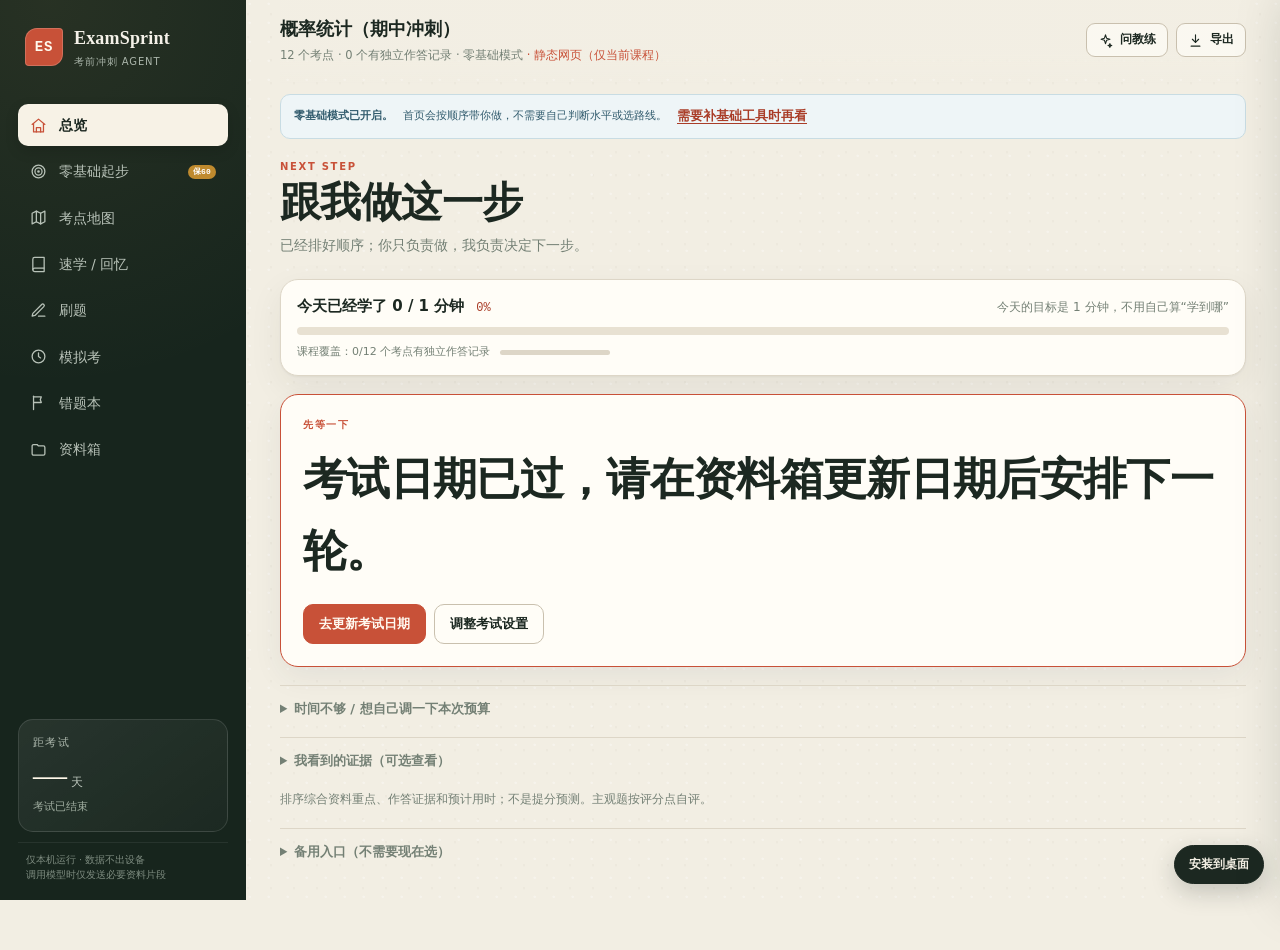
<file: index.html>
<!doctype html>
<html lang="zh-CN">
<head>
  <meta charset="utf-8">
  <meta name="viewport" content="width=device-width, initial-scale=1, viewport-fit=cover">
  <meta name="robots" content="noindex,nofollow">
  <meta name="color-scheme" content="light">
  <title>ExamSprint · 考前冲刺 Agent</title>
  <link rel="stylesheet" href="vendor/katex/katex.min.css">
  <link rel="stylesheet" href="styles.css">
  <meta name="theme-color" content="#1f2a24">
  <meta name="apple-mobile-web-app-capable" content="yes">
  <meta name="apple-mobile-web-app-status-bar-style" content="default">
  <meta name="apple-mobile-web-app-title" content="ExamSprint">
  <link rel="manifest" href="manifest.webmanifest">
  <link rel="apple-touch-icon" href="icon-180.png">
</head>
<body>
  <div class="app-shell" id="appShell">
    <aside class="sidebar">
      <div class="brand" data-nav="dashboard" role="button" tabindex="0">
        <div class="brand-mark">ES</div>
        <div>
          <div class="brand-name">ExamSprint</div>
          <div class="brand-sub">考前冲刺 Agent</div>
        </div>
      </div>

      <nav class="nav" id="mainNav">
        <button type="button" class="nav-item active" data-nav="dashboard">
          <span class="nav-icon" data-icon="home"></span><span>总览</span>
        </button>
        <button type="button" class="nav-item" data-nav="zero">
          <span class="nav-icon" data-icon="target"></span><span>零基础起步</span><span class="nav-badge">保60</span>
        </button>
        <button type="button" class="nav-item" data-nav="map">
          <span class="nav-icon" data-icon="map"></span><span>考点地图</span>
        </button>
        <button type="button" class="nav-item" data-nav="study">
          <span class="nav-icon" data-icon="book"></span><span>速学 / 回忆</span>
        </button>
        <button type="button" class="nav-item" data-nav="practice">
          <span class="nav-icon" data-icon="pencil"></span><span>刷题</span>
        </button>
        <button type="button" class="nav-item" data-nav="mock">
          <span class="nav-icon" data-icon="clock"></span><span>模拟考</span>
        </button>
        <button type="button" class="nav-item" data-nav="errors">
          <span class="nav-icon" data-icon="flag"></span><span>错题本</span>
        </button>
        <button type="button" class="nav-item" data-nav="docs">
          <span class="nav-icon" data-icon="folder"></span><span>资料箱</span>
        </button>
      </nav>

      <div class="sidebar-foot">
        <div class="countdown-card" id="countdownCard">
          <div class="countdown-label">距考试</div>
          <div class="countdown-value"><span id="countdownDays">—</span><small>天</small></div>
          <div class="countdown-note" id="countdownNote">先上传资料</div>
        </div>
        <button type="button" class="side-action" data-action="open-settings">
          <span data-icon="settings"></span><span>模型与设置</span>
        </button>
        <div class="privacy-note">仅本机运行 · 数据不出设备<br>调用模型时仅发送必要资料片段</div>
      </div>
    </aside>

    <main class="main">
      <header class="topbar">
        <div class="topbar-left">
          <button type="button" class="mobile-menu" data-action="toggle-nav" aria-label="菜单"><span data-icon="menu"></span></button>
          <div>
            <div class="course-line" id="courseLine" data-action="open-courses" role="button" tabindex="0" title="切换或新建课程">我的课程</div>
            <div class="topbar-sub" id="topbarSub">把课件变成考前作战图</div>
          </div>
        </div>
        <div class="topbar-actions">
          <button type="button" class="btn btn-ghost btn-sm" data-action="open-ask"><span data-icon="spark"></span><span class="hide-sm">问教练</span></button>
          <button type="button" class="btn btn-ghost btn-sm" data-action="open-export"><span data-icon="download"></span><span class="hide-sm">导出</span></button>
          <button type="button" class="btn btn-dark btn-sm" data-action="open-settings"><span data-icon="settings"></span><span class="hide-sm">设置</span></button>
        </div>
      </header>
      <div id="globalBanner"></div>
      <section id="viewRoot" class="view-root" aria-live="polite"></section>
    </main>
  </div>

  <div class="mobile-scrim" id="mobileScrim" data-action="close-nav"></div>
  <div class="modal-root" id="modalRoot"></div>
  <aside class="ask-drawer" id="askDrawer" aria-hidden="true">
    <div class="ask-head">
      <div>
        <div class="eyebrow">GROUNDED TUTOR</div>
        <h2>问教练</h2>
      </div>
      <button class="icon-btn" data-action="close-ask" aria-label="关闭"><span data-icon="x"></span></button>
    </div>
    <div class="ask-context">只依据你的课件、作业和真题回答，并标出原文位置。</div>
    <div class="ask-messages" id="askMessages"></div>
    <form class="ask-form" id="askForm">
      <textarea id="askInput" rows="2" placeholder="例如：这个公式在什么条件下不能用？"></textarea>
      <button class="btn btn-accent" type="submit" id="askSend">发送</button>
    </form>
  </aside>
  <div class="drawer-scrim" id="drawerScrim" data-action="close-ask"></div>
  <div class="toast-stack" id="toastStack"></div>
  <script src="vendor/katex/katex.min.js"></script>
  <script src="data.js"></script>
  <script src="static_bridge.js"></script>
  <script src="app.js"></script>
  <script>if ("serviceWorker" in navigator) navigator.serviceWorker.register("./service-worker.js").catch(() => {});</script>
</body>
</html>
</file>
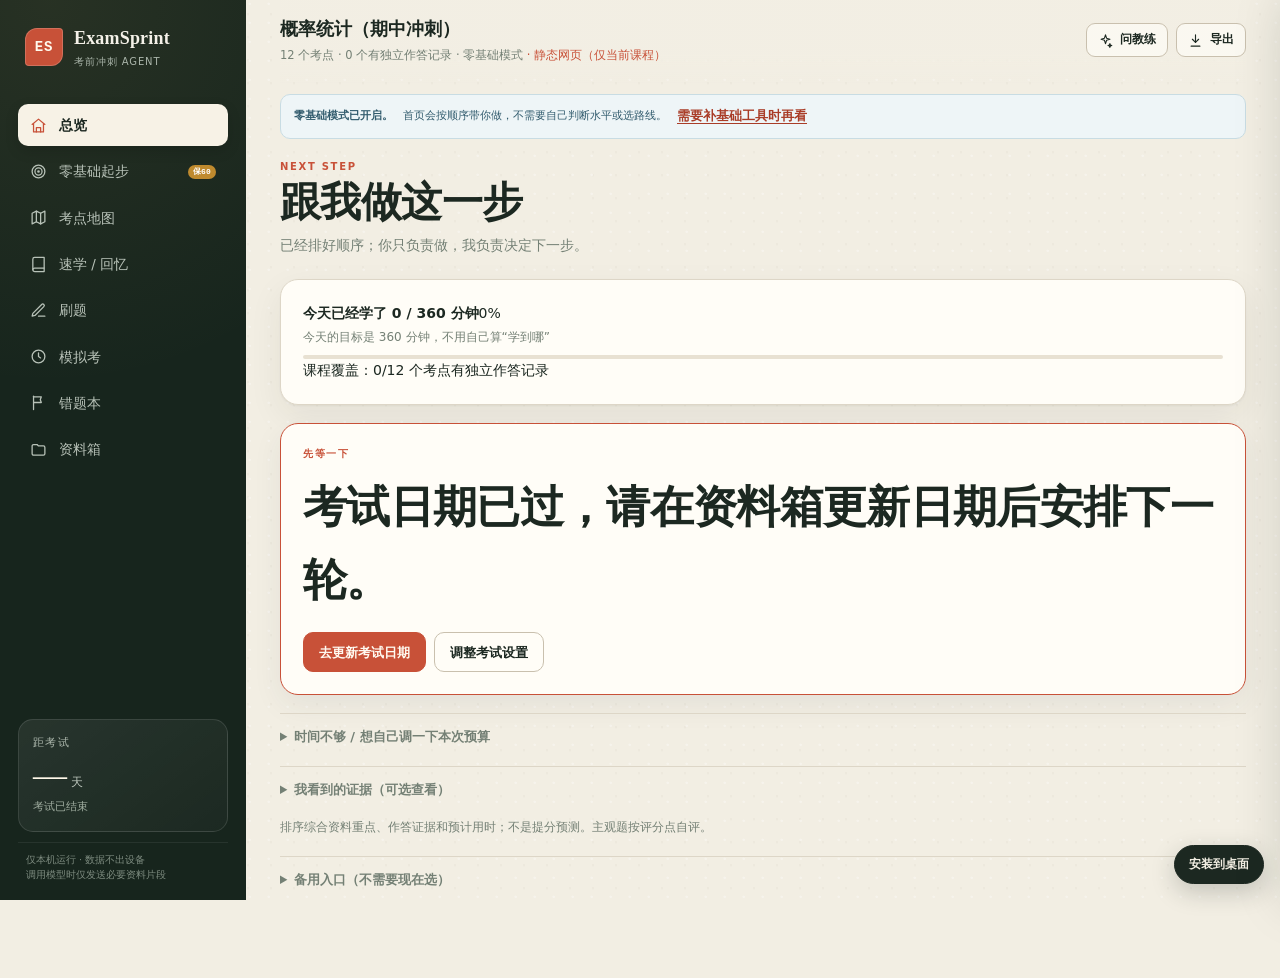
<file: mobile/android/app/src/main/assets/index.html>
<!doctype html>
<html lang="zh-CN">
<head>
  <meta charset="utf-8">
  <meta name="viewport" content="width=device-width, initial-scale=1, viewport-fit=cover">
  <meta name="robots" content="noindex,nofollow">
  <meta name="color-scheme" content="light">
  <title>ExamSprint · 考前冲刺 Agent</title>
  <link rel="stylesheet" href="styles.css">
  <meta name="theme-color" content="#1f2a24">
  <meta name="apple-mobile-web-app-capable" content="yes">
  <meta name="apple-mobile-web-app-status-bar-style" content="default">
  <meta name="apple-mobile-web-app-title" content="ExamSprint">
  <link rel="manifest" href="manifest.webmanifest">
  <link rel="apple-touch-icon" href="icon-180.png">
</head>
<body>
  <div class="app-shell" id="appShell">
    <aside class="sidebar">
      <div class="brand" data-nav="dashboard" role="button" tabindex="0">
        <div class="brand-mark">ES</div>
        <div>
          <div class="brand-name">ExamSprint</div>
          <div class="brand-sub">考前冲刺 Agent</div>
        </div>
      </div>

      <nav class="nav" id="mainNav">
        <button class="nav-item active" data-nav="dashboard">
          <span class="nav-icon" data-icon="home"></span><span>总览</span>
        </button>
        <button class="nav-item" data-nav="zero">
          <span class="nav-icon" data-icon="target"></span><span>零基础起步</span><span class="nav-badge">保60</span>
        </button>
        <button class="nav-item" data-nav="map">
          <span class="nav-icon" data-icon="map"></span><span>考点地图</span>
        </button>
        <button class="nav-item" data-nav="study">
          <span class="nav-icon" data-icon="book"></span><span>速学 / 回忆</span>
        </button>
        <button class="nav-item" data-nav="practice">
          <span class="nav-icon" data-icon="pencil"></span><span>刷题</span>
        </button>
        <button class="nav-item" data-nav="mock">
          <span class="nav-icon" data-icon="clock"></span><span>模拟考</span>
        </button>
        <button class="nav-item" data-nav="errors">
          <span class="nav-icon" data-icon="flag"></span><span>错题本</span>
        </button>
        <button class="nav-item" data-nav="docs">
          <span class="nav-icon" data-icon="folder"></span><span>资料箱</span>
        </button>
      </nav>

      <div class="sidebar-foot">
        <div class="countdown-card" id="countdownCard">
          <div class="countdown-label">距考试</div>
          <div class="countdown-value"><span id="countdownDays">—</span><small>天</small></div>
          <div class="countdown-note" id="countdownNote">先上传资料</div>
        </div>
        <button class="side-action" data-action="open-settings">
          <span data-icon="settings"></span><span>模型与设置</span>
        </button>
        <div class="privacy-note">仅本机运行 · 数据不出设备<br>调用模型时仅发送必要资料片段</div>
      </div>
    </aside>

    <main class="main">
      <header class="topbar">
        <div class="topbar-left">
          <button class="mobile-menu" data-action="toggle-nav" aria-label="菜单"><span data-icon="menu"></span></button>
          <div>
            <div class="course-line" id="courseLine" data-action="open-courses" role="button" tabindex="0" title="切换或新建课程">我的课程</div>
            <div class="topbar-sub" id="topbarSub">把课件变成考前作战图</div>
          </div>
        </div>
        <div class="topbar-actions">
          <button class="btn btn-ghost btn-sm" data-action="open-ask"><span data-icon="spark"></span><span class="hide-sm">问教练</span></button>
          <button class="btn btn-ghost btn-sm" data-action="open-export"><span data-icon="download"></span><span class="hide-sm">导出</span></button>
          <button class="btn btn-dark btn-sm" data-action="open-settings"><span data-icon="settings"></span><span class="hide-sm">设置</span></button>
        </div>
      </header>
      <div id="globalBanner"></div>
      <section id="viewRoot" class="view-root" aria-live="polite"></section>
    </main>
  </div>

  <div class="mobile-scrim" id="mobileScrim" data-action="close-nav"></div>
  <div class="modal-root" id="modalRoot"></div>
  <aside class="ask-drawer" id="askDrawer" aria-hidden="true">
    <div class="ask-head">
      <div>
        <div class="eyebrow">GROUNDED TUTOR</div>
        <h2>问教练</h2>
      </div>
      <button class="icon-btn" data-action="close-ask" aria-label="关闭"><span data-icon="x"></span></button>
    </div>
    <div class="ask-context">只依据你的课件、作业和真题回答，并标出原文位置。</div>
    <div class="ask-messages" id="askMessages"></div>
    <form class="ask-form" id="askForm">
      <textarea id="askInput" rows="2" placeholder="例如：这个公式在什么条件下不能用？"></textarea>
      <button class="btn btn-accent" type="submit" id="askSend">发送</button>
    </form>
  </aside>
  <div class="drawer-scrim" id="drawerScrim" data-action="close-ask"></div>
  <div class="toast-stack" id="toastStack"></div>
  <script src="data.js"></script>
  <script src="static_bridge.js"></script>
  <script src="app.js"></script>
</body>
</html>
</file>
<file: styles.css>
:root {
  --paper: #f2eee3;
  --paper-2: #e9e3d5;
  --card: #fffdf7;
  --card-2: #faf6eb;
  --ink: #1c2821;
  --ink-2: #3c4a40;
  --muted: #748075;
  --line: #ddd6c7;
  --line-strong: #c9c0ae;
  --accent: #c85138;
  --accent-dark: #a93c27;
  --accent-soft: #f7ded4;
  --green: #315c45;
  --green-soft: #dfeadf;
  --gold: #bf8a2e;
  --gold-soft: #f3e6c8;
  --blue: #315d78;
  --blue-soft: #dbe8ef;
  --danger: #a33a32;
  --sidebar: #17251d;
  --sidebar-2: #203128;
  --shadow: 0 1px 2px rgba(37, 40, 27, .05), 0 12px 34px rgba(37, 40, 27, .07);
  --shadow-strong: 0 18px 50px rgba(25, 31, 22, .16);
  --radius: 18px;
  --radius-sm: 11px;
  --sans: "Microsoft YaHei UI", "Microsoft YaHei", "PingFang SC", "Noto Sans SC", system-ui, sans-serif;
  --serif: "Songti SC", "STSong", "SimSun", Georgia, serif;
  --mono: "Cascadia Code", "JetBrains Mono", Consolas, monospace;
}

* { box-sizing: border-box; }
html { scroll-behavior: smooth; }
body {
  margin: 0;
  color: var(--ink);
  background: var(--paper);
  font-family: var(--sans);
  font-size: 14px;
  line-height: 1.65;
  -webkit-font-smoothing: antialiased;
}
body::before {
  content: "";
  position: fixed;
  inset: 0;
  pointer-events: none;
  z-index: 0;
  opacity: .35;
  background-image:
    radial-gradient(circle at 14% 20%, rgba(255,255,255,.9) 0 1px, transparent 1.5px),
    radial-gradient(circle at 78% 62%, rgba(80,68,44,.08) 0 1px, transparent 1.5px);
  background-size: 19px 19px, 23px 23px;
}
button, input, textarea, select { font: inherit; color: inherit; }
button { cursor: pointer; }
a { color: var(--accent-dark); text-decoration-thickness: 1px; text-underline-offset: 3px; }
h1, h2, h3, h4, p { margin-top: 0; }
h1, h2, h3 { font-family: var(--serif); font-weight: 700; letter-spacing: -.015em; }
svg { display: block; width: 18px; height: 18px; fill: none; stroke: currentColor; stroke-width: 1.8; stroke-linecap: round; stroke-linejoin: round; }

.app-shell { display: flex; min-height: 100vh; position: relative; z-index: 1; }
.sidebar {
  width: 246px;
  flex: 0 0 246px;
  min-height: 100vh;
  position: sticky;
  top: 0;
  height: 100vh;
  padding: 24px 18px 18px;
  background:
    radial-gradient(circle at 20% 0%, rgba(207, 174, 104, .09), transparent 42%),
    var(--sidebar);
  color: #f4f1e8;
  display: flex;
  flex-direction: column;
  overflow-y: auto;
}
.brand { display: flex; align-items: center; gap: 11px; cursor: pointer; padding: 0 7px; }
.brand-mark {
  width: 38px; height: 38px; border-radius: 12px 4px 12px 4px;
  background: var(--accent); color: #fff9ed; display: grid; place-items: center;
  font: 700 14px/1 var(--mono); letter-spacing: .06em;
  box-shadow: inset 0 0 0 1px rgba(255,255,255,.18);
}
.brand-name { font-family: var(--serif); font-weight: 700; font-size: 18px; letter-spacing: .01em; }
.brand-sub { font-size: 10px; color: #aab5aa; letter-spacing: .09em; text-transform: uppercase; }
.nav { display: flex; flex-direction: column; gap: 4px; margin-top: 34px; }
.nav-item {
  border: 0; background: transparent; color: #b8c2b8; width: 100%;
  display: flex; align-items: center; gap: 12px; text-align: left;
  padding: 10px 12px; border-radius: 10px; font-size: 13.5px;
  transition: background .18s ease, color .18s ease, transform .18s ease;
}
.nav-item:hover { background: rgba(255,255,255,.06); color: #fff; transform: translateX(2px); }
.nav-item.active { background: #f7f2e6; color: var(--ink); font-weight: 700; box-shadow: 0 5px 14px rgba(0,0,0,.14); }
.nav-item.active .nav-icon { color: var(--accent); }
.nav-icon svg { width: 17px; height: 17px; }
.nav-badge { margin-left: auto; font: 700 8px/1 var(--mono); background: var(--gold); color: #fff; border-radius: 999px; padding: 3px 5px; letter-spacing: .03em; }
.nav-item.active .nav-badge { background: var(--accent); }
.sidebar-foot { margin-top: auto; padding-top: 22px; }
.countdown-card {
  border: 1px solid rgba(255,255,255,.12);
  background: linear-gradient(145deg, rgba(255,255,255,.075), rgba(255,255,255,.025));
  border-radius: 15px; padding: 14px;
  margin-bottom: 10px;
}
.countdown-label { color: #aeb9ae; font-size: 11px; letter-spacing: .12em; }
.countdown-value { font-family: var(--serif); font-size: 34px; line-height: 1.15; margin-top: 3px; color: #fff8e9; }
.countdown-value small { font-family: var(--sans); font-size: 12px; margin-left: 4px; color: #bdc6bc; }
.countdown-note { color: #9fac9f; font-size: 11px; margin-top: 4px; }
.side-action {
  width: 100%; border: 0; background: transparent; color: #bfc9bf;
  display: flex; align-items: center; gap: 10px; padding: 9px 8px; border-radius: 9px; text-align: left; font-size: 12.5px;
}
.side-action:hover { color: #fff; background: rgba(255,255,255,.05); }
.privacy-note { color: #7e8c80; font-size: 9.5px; line-height: 1.6; padding: 9px 8px 0; border-top: 1px solid rgba(255,255,255,.07); }

.main { flex: 1; min-width: 0; padding: 0 34px 70px; max-width: 1420px; margin: 0 auto; }
.topbar {
  height: 84px; display: flex; align-items: center; justify-content: space-between;
  gap: 20px; position: sticky; top: 0; z-index: 20;
  background: linear-gradient(to bottom, rgba(242,238,227,.98) 65%, rgba(242,238,227,0));
  padding: 12px 0 16px;
}
.topbar-left { display: flex; align-items: center; gap: 12px; min-width: 0; }
.course-line { font-family: var(--serif); font-size: 18px; font-weight: 700; white-space: nowrap; overflow: hidden; text-overflow: ellipsis; max-width: 460px; cursor: pointer; display: flex; align-items: center; gap: 6px; }
.course-line:hover { color: var(--accent); }
.course-caret { font-family: var(--sans); font-size: 12px; color: var(--muted); }
.topbar-sub { font-size: 11.5px; color: var(--muted); margin-top: 1px; }
.topbar-actions { display: flex; align-items: center; gap: 8px; flex: 0 0 auto; }
.mobile-menu { display: none; border: 1px solid var(--line); background: var(--card); border-radius: 10px; width: 38px; height: 38px; place-items: center; }
.view-root { animation: viewIn .28s ease both; }
@keyframes viewIn { from { opacity: 0; transform: translateY(7px); } to { opacity: 1; transform: none; } }

.btn {
  display: inline-flex; align-items: center; justify-content: center; gap: 7px;
  border: 1px solid var(--line-strong); background: var(--card);
  min-height: 40px; padding: 8px 15px; border-radius: 10px;
  font-size: 13px; font-weight: 650; text-decoration: none; color: var(--ink);
  transition: transform .15s ease, box-shadow .15s ease, background .15s ease;
}
.btn:hover { transform: translateY(-1px); box-shadow: 0 5px 14px rgba(37,40,27,.08); }
.btn:disabled { opacity: .5; cursor: not-allowed; transform: none; box-shadow: none; }
.btn svg { width: 15px; height: 15px; }
.btn-sm { min-height: 34px; padding: 6px 11px; font-size: 12px; border-radius: 9px; }
.btn-lg { min-height: 49px; padding: 12px 22px; font-size: 14px; border-radius: 12px; }
.btn-accent { background: var(--accent); border-color: var(--accent); color: #fffaf1; }
.btn-accent:hover { background: var(--accent-dark); }
.btn-dark { background: var(--sidebar); border-color: var(--sidebar); color: #f8f4e8; }
.btn-ghost { background: rgba(255,253,247,.65); }
.btn-soft { background: var(--accent-soft); border-color: #efc5b7; color: var(--accent-dark); }
.btn-green { background: var(--green); border-color: var(--green); color: white; }
.btn-danger { background: #fff6f4; border-color: #e4b9b2; color: var(--danger); }
.icon-btn { border: 1px solid var(--line); background: var(--card); width: 34px; height: 34px; border-radius: 9px; display: grid; place-items: center; }
.icon-btn:hover { background: var(--card-2); }
.text-btn { border: 0; background: none; color: var(--accent-dark); padding: 0; font-weight: 700; font-size: 12.5px; text-decoration: underline; text-underline-offset: 3px; }

.eyebrow { font-size: 10px; font-weight: 800; letter-spacing: .17em; color: var(--accent); text-transform: uppercase; }
.kicker { display: inline-flex; align-items: center; gap: 7px; font-size: 11px; color: var(--green); background: var(--green-soft); border: 1px solid #c6d9c8; padding: 4px 9px; border-radius: 999px; font-weight: 650; }
.dot { width: 6px; height: 6px; border-radius: 50%; background: currentColor; }
.muted { color: var(--muted); }
.small { font-size: 12px; }
.tiny { font-size: 10.5px; }
.mono { font-family: var(--mono); }
.hidden { display: none !important; }
.spacer { flex: 1; }

.card {
  background: var(--card); border: 1px solid var(--line); border-radius: var(--radius);
  box-shadow: var(--shadow);
}
.card-pad { padding: 22px; }
.section-head { display: flex; align-items: flex-end; justify-content: space-between; gap: 16px; margin: 34px 0 14px; }
.section-head h2 { margin: 0; font-size: 24px; }
.section-head p { margin: 3px 0 0; color: var(--muted); font-size: 12px; }
.page-head { margin: 20px 0 22px; display: flex; justify-content: space-between; gap: 20px; align-items: flex-end; }
.page-head h1 { font-size: clamp(30px, 3.2vw, 46px); margin: 4px 0 8px; line-height: 1.15; }
.page-head p { color: var(--muted); max-width: 700px; margin: 0; }
.badge {
  display: inline-flex; align-items: center; gap: 4px; border-radius: 999px;
  font-size: 10.5px; font-weight: 750; padding: 3px 8px; border: 1px solid transparent; white-space: nowrap;
}
.badge-accent { background: var(--accent-soft); color: var(--accent-dark); border-color: #efcabc; }
.badge-green { background: var(--green-soft); color: var(--green); border-color: #c8dac9; }
.badge-gold { background: var(--gold-soft); color: #7d5818; border-color: #e5cf9e; }
.badge-blue { background: var(--blue-soft); color: var(--blue); border-color: #c1d6e2; }
.badge-muted { background: #eeeadf; color: #6b746c; border-color: #ddd6c7; }

/* Onboarding */
.onboard-hero { display: grid; grid-template-columns: minmax(0, 1.18fr) minmax(340px, .82fr); gap: 36px; align-items: start; margin-top: 30px; }
.onboard-title { font-size: clamp(40px, 5.2vw, 72px); line-height: 1.06; margin: 17px 0 22px; letter-spacing: -.035em; }
.onboard-title em { color: var(--accent); font-style: normal; position: relative; white-space: nowrap; }
.onboard-lede { font-size: 16px; line-height: 1.8; color: var(--ink-2); max-width: 640px; }
.onboard-points { display: grid; grid-template-columns: 1fr 1fr; gap: 10px; margin: 27px 0; max-width: 620px; }
.onboard-point { display: flex; gap: 10px; padding: 12px 13px; border: 1px solid var(--line); background: rgba(255,253,247,.55); border-radius: 12px; }
.onboard-point svg { color: var(--accent); flex: 0 0 auto; margin-top: 2px; }
.onboard-point b { display: block; font-size: 12.5px; }
.onboard-point span { display: block; color: var(--muted); font-size: 11px; line-height: 1.5; }
.method-strip { display: flex; gap: 6px; align-items: center; flex-wrap: wrap; font-size: 10px; color: var(--muted); }
.method-strip span { border: 1px solid var(--line); border-radius: 999px; padding: 3px 8px; background: rgba(255,255,255,.35); }
.onboard-card { position: sticky; top: 100px; overflow: hidden; }
.onboard-card-head { padding: 20px 22px 16px; border-bottom: 1px solid var(--line); background: linear-gradient(150deg, #fffdf7, #f7f1e3); }
.onboard-card-head h2 { font-size: 25px; margin: 4px 0 2px; }
.onboard-card-body { padding: 19px 22px 22px; }
.form-grid { display: grid; grid-template-columns: 1fr 1fr; gap: 12px; }
.field { display: flex; flex-direction: column; gap: 5px; }
.field.full { grid-column: 1 / -1; }
.field label { font-size: 10.5px; font-weight: 750; letter-spacing: .04em; color: var(--ink-2); }
.field input, .field select, .field textarea {
  border: 1px solid var(--line-strong); border-radius: 9px; background: #fffefb;
  padding: 9px 11px; outline: none; min-height: 38px; font-size: 13px;
}
.field textarea { resize: vertical; min-height: 74px; }
.field input:focus, .field textarea:focus, .field select:focus { border-color: var(--accent); box-shadow: 0 0 0 3px rgba(200,81,56,.1); }
.input-hint { font-size: 10px; color: var(--muted); }
.dropzone {
  border: 1.5px dashed #bfb5a2; border-radius: 13px; background: rgba(247,242,230,.55);
  padding: 20px 14px; text-align: center; transition: .18s ease; cursor: pointer;
}
.dropzone:hover, .dropzone.dragover { border-color: var(--accent); background: #fff8ef; }
.dropzone-icon { width: 37px; height: 37px; display: grid; place-items: center; border-radius: 50%; background: var(--accent-soft); color: var(--accent); margin: 0 auto 8px; }
.dropzone b { display: block; font-size: 12.5px; }
.dropzone small { color: var(--muted); font-size: 10.5px; }
.upload-list { margin-top: 10px; display: flex; flex-direction: column; gap: 6px; max-height: 160px; overflow-y: auto; }
.upload-item { display: flex; align-items: center; gap: 8px; padding: 7px 9px; border: 1px solid var(--line); border-radius: 8px; background: #fff; font-size: 11px; }
.upload-item .fname { flex: 1; white-space: nowrap; overflow: hidden; text-overflow: ellipsis; }
.upload-item .meta { color: var(--muted); font-size: 9.5px; }
.upload-item .rm { border: 0; background: transparent; color: var(--muted); width: 20px; height: 20px; }
.ai-status { display: flex; align-items: center; gap: 8px; padding: 9px 10px; border: 1px solid var(--line); border-radius: 9px; font-size: 11px; background: var(--card-2); margin: 12px 0; }
.ai-status .dot { background: #a3a99f; }
.ai-status.ready .dot { background: #4d8b62; }
.ai-status.ready { border-color: #cad9c8; background: #f0f6ed; }
.onboard-foot { display: flex; flex-direction: column; gap: 8px; margin-top: 14px; }
.onboard-foot .btn { width: 100%; }
.mini-note { text-align: center; color: var(--muted); font-size: 9.5px; }

/* Dashboard */
.dash-hero {
  position: relative; overflow: hidden; border-radius: 22px; border: 1px solid #d6cdbc;
  background:
    linear-gradient(105deg, rgba(255,253,246,.97) 0%, rgba(255,251,239,.9) 55%, rgba(239,226,200,.75) 100%);
  padding: 26px 28px; display: grid; grid-template-columns: 1fr auto; gap: 20px; align-items: center;
  box-shadow: var(--shadow);
}
.dash-hero::after {
  content: ""; position: absolute; right: 140px; top: -110px; width: 310px; height: 310px; border-radius: 50%;
  border: 1px solid rgba(191,138,46,.18); box-shadow: 0 0 0 35px rgba(191,138,46,.035), 0 0 0 70px rgba(191,138,46,.025);
}
.dash-hero h1 { font-size: clamp(28px, 3vw, 42px); margin: 6px 0 7px; line-height: 1.18; max-width: 700px; }
.dash-hero p { max-width: 720px; margin: 0; color: var(--ink-2); font-size: 13px; }
.hero-actions { display: flex; gap: 8px; margin-top: 15px; flex-wrap: wrap; }
.hero-side { position: relative; z-index: 1; display: flex; align-items: center; gap: 18px; padding-right: 6px; }
.ring { position: relative; width: 118px; height: 118px; flex: 0 0 auto; }
.ring svg { width: 118px; height: 118px; transform: rotate(-90deg); }
.ring .ring-bg { stroke: #e4dccb; }
.ring .ring-fill { stroke: var(--accent); stroke-width: 8; stroke-linecap: round; transition: stroke-dashoffset .6s ease; }
.ring-label { position: absolute; inset: 0; display: flex; flex-direction: column; justify-content: center; align-items: center; }
.ring-label b { font-family: var(--serif); font-size: 31px; line-height: 1; }
.ring-label span { font-size: 9.5px; color: var(--muted); margin-top: 3px; }
.hero-mini-stats { display: flex; flex-direction: column; gap: 7px; min-width: 102px; }
.hero-mini-stat { border-left: 2px solid var(--line-strong); padding-left: 9px; }
.hero-mini-stat b { font-size: 18px; font-family: var(--serif); }
.hero-mini-stat span { display: block; color: var(--muted); font-size: 9.5px; }

.metric-grid { display: grid; grid-template-columns: repeat(4, 1fr); gap: 11px; margin-top: 13px; }
.metric {
  background: rgba(255,253,247,.72); border: 1px solid var(--line); border-radius: 13px; padding: 13px 15px;
  display: flex; align-items: center; gap: 12px;
}
.metric-icon { width: 34px; height: 34px; border-radius: 9px; display: grid; place-items: center; flex: 0 0 auto; }
.metric-icon.accent { background: var(--accent-soft); color: var(--accent); }
.metric-icon.green { background: var(--green-soft); color: var(--green); }
.metric-icon.gold { background: var(--gold-soft); color: var(--gold); }
.metric-icon.blue { background: var(--blue-soft); color: var(--blue); }
.metric b { font-size: 22px; font-family: var(--serif); line-height: 1; }
.metric span { display: block; font-size: 10px; color: var(--muted); margin-top: 3px; }
.tier-grid { display: grid; grid-template-columns: 1.18fr 1fr .82fr; gap: 10px; }
.tier-card { background: var(--card); border: 1px solid var(--line); border-radius: 13px; padding: 15px 16px; position: relative; overflow: hidden; }
.tier-card::before { content: ""; position: absolute; left: 0; top: 0; bottom: 0; width: 3px; background: var(--line-strong); }
.tier-card.s::before { background: var(--accent); }
.tier-card.a::before { background: var(--green); }
.tier-card.b::before { background: #9b9484; }
.tier-card.s { background: linear-gradient(135deg, #fffaf5, #fffdf7); }
.tier-top { display: flex; align-items: center; gap: 8px; }
.tier-label { font: 800 9px/1 var(--mono); letter-spacing: .07em; border-radius: 5px; padding: 4px 6px; background: #eee7d8; color: var(--ink-2); }
.tier-card.s .tier-label { background: var(--accent); color: white; }
.tier-card.a .tier-label { background: var(--green); color: white; }
.tier-top b { font-size: 12.5px; }
.tier-card p { margin: 6px 0 9px; color: var(--muted); font-size: 10px; line-height: 1.5; }
.tier-chips { display: flex; gap: 4px; flex-wrap: wrap; }
.tier-chip { border: 1px solid var(--line); background: rgba(255,255,255,.7); border-radius: 999px; padding: 3px 7px; font-size: 9px; color: var(--ink-2); }
.tier-chip:hover { border-color: var(--accent); color: var(--accent-dark); }
.dash-grid { display: grid; grid-template-columns: 1.12fr .88fr; gap: 16px; margin-top: 18px; align-items: start; }
.plan-card { overflow: hidden; }
.card-head { padding: 18px 21px 13px; display: flex; align-items: flex-start; justify-content: space-between; gap: 12px; border-bottom: 1px solid var(--line); }
.card-head h3 { margin: 0; font-size: 19px; }
.card-head p { margin: 3px 0 0; color: var(--muted); font-size: 10.5px; }
.card-body { padding: 18px 21px; }
.timeline { display: flex; flex-direction: column; }
.tl-item { display: grid; grid-template-columns: 47px 22px 1fr; gap: 8px; min-height: 67px; }
.tl-time { font: 600 10.5px/1.5 var(--mono); color: var(--muted); padding-top: 3px; text-align: right; }
.tl-rail { position: relative; display: flex; justify-content: center; }
.tl-rail::before { content: ""; position: absolute; top: 12px; bottom: -6px; width: 1px; background: var(--line); }
.tl-item:last-child .tl-rail::before { display: none; }
.tl-dot { width: 9px; height: 9px; border: 2px solid #b8ad99; background: var(--card); border-radius: 50%; margin-top: 5px; position: relative; z-index: 1; }
.tl-item.done .tl-dot { border-color: var(--green); background: var(--green); }
.tl-item.current .tl-dot { border-color: var(--accent); background: var(--accent); box-shadow: 0 0 0 4px var(--accent-soft); }
.tl-body { padding-bottom: 16px; }
.tl-title { display: flex; align-items: center; gap: 7px; font-size: 12.5px; font-weight: 650; line-height: 1.45; }
.tl-title .mins { color: var(--muted); font-size: 9.5px; font-weight: 500; }
.tl-meta { color: var(--muted); font-size: 10px; margin-top: 2px; }
.tl-check { margin-left: auto; border: 0; background: none; color: var(--muted); padding: 2px; }
.tl-check svg { width: 15px; height: 15px; }
.tl-item.done .tl-title { color: var(--muted); text-decoration: line-through; text-decoration-thickness: 1px; }
.next-card { background: var(--sidebar); color: #f5f0e4; border: 0; position: relative; overflow: hidden; }
.next-card::after { content: ""; position: absolute; right: -30px; bottom: -65px; width: 180px; height: 180px; border-radius: 50%; border: 1px solid rgba(255,255,255,.1); box-shadow: 0 0 0 27px rgba(255,255,255,.025), 0 0 0 55px rgba(255,255,255,.018); }
.next-card .card-body { position: relative; z-index: 1; }
.next-card h3 { color: #f7f2e6; font-size: 23px; margin: 7px 0 8px; }
.next-card p { color: #b8c3b8; font-size: 11.5px; }
.next-action { background: rgba(255,255,255,.06); border: 1px solid rgba(255,255,255,.12); border-radius: 11px; padding: 12px; margin: 14px 0; font-size: 12px; }
.next-action b { color: #f2c991; }
.next-buttons { display: flex; gap: 8px; flex-wrap: wrap; }
.next-buttons .btn { flex: 1; min-width: 100px; }
.topic-mini-list { display: flex; flex-direction: column; gap: 0; }
.topic-mini { display: flex; align-items: center; gap: 10px; padding: 11px 0; border-bottom: 1px solid var(--line); }
.topic-mini:last-child { border-bottom: 0; }
.topic-rank { font: 700 10px/1 var(--mono); color: var(--accent); background: var(--accent-soft); width: 25px; height: 25px; border-radius: 7px; display: grid; place-items: center; flex: 0 0 auto; }
.topic-mini-main { flex: 1; min-width: 0; }
.topic-mini-name { font-size: 12px; font-weight: 650; white-space: nowrap; overflow: hidden; text-overflow: ellipsis; }
.bar { height: 4px; background: #e8e1d2; border-radius: 999px; margin-top: 6px; overflow: hidden; }
.bar > span { display: block; height: 100%; border-radius: 999px; background: var(--green); transition: width .5s ease; }
.topic-mini-mastery { font: 600 10px/1 var(--mono); color: var(--muted); }
.empty-mini { padding: 20px 0; color: var(--muted); font-size: 12px; text-align: center; }

/* Topic map */
.map-toolbar { display: flex; gap: 7px; flex-wrap: wrap; align-items: center; margin-bottom: 14px; }
.seg { display: inline-flex; border: 1px solid var(--line); background: var(--card); border-radius: 9px; padding: 2px; }
.seg button { border: 0; background: transparent; padding: 6px 10px; border-radius: 7px; color: var(--muted); font-size: 11px; }
.seg button.active { background: var(--ink); color: #fff; }
.topic-list { display: flex; flex-direction: column; gap: 10px; }
.topic-card { overflow: hidden; }
.topic-summary { display: grid; grid-template-columns: 42px minmax(0, 1fr) 140px 26px; gap: 14px; align-items: center; padding: 17px 20px; cursor: pointer; }
.topic-num { font: 700 13px/1 var(--mono); color: var(--accent); background: var(--accent-soft); border-radius: 9px; width: 36px; height: 36px; display: grid; place-items: center; }
.topic-main h3 { font-family: var(--sans); font-size: 14.5px; margin: 0 0 2px; letter-spacing: 0; font-weight: 750; }
.topic-main p { color: var(--muted); font-size: 10.5px; margin: 0; white-space: nowrap; overflow: hidden; text-overflow: ellipsis; }
.topic-score { display: flex; align-items: center; gap: 8px; }
.topic-score .bar { flex: 1; margin-top: 0; }
.topic-score span { font: 600 10px/1 var(--mono); color: var(--muted); }
.topic-chevron { color: var(--muted); transition: transform .2s ease; }
.topic-card.open .topic-chevron { transform: rotate(180deg); }
.topic-detail { border-top: 1px solid var(--line); padding: 21px 22px 23px; background: linear-gradient(180deg, #fbf8ef, #fffdf7); display: none; }
.topic-card.open .topic-detail { display: block; }
.guide-grid { display: grid; grid-template-columns: 1.1fr .9fr; gap: 18px; }
.guide-block { margin-bottom: 17px; }
.guide-block:last-child { margin-bottom: 0; }
.guide-label { font-size: 9.5px; font-weight: 800; letter-spacing: .12em; color: var(--accent); text-transform: uppercase; margin-bottom: 5px; }
.guide-text { font-size: 12.5px; color: var(--ink-2); }
.guide-list { margin: 4px 0 0; padding-left: 17px; font-size: 12.5px; color: var(--ink-2); }
.guide-list li { margin: 3px 0; }
.formula-box { font-family: var(--mono); font-size: 12px; line-height: 1.7; background: var(--gold-soft); border-left: 3px solid var(--gold); padding: 9px 11px; border-radius: 0 8px 8px 0; white-space: pre-wrap; word-break: break-word; }
.trap-box { background: #fff2ed; border: 1px solid #f0d3c9; border-radius: 10px; padding: 11px 12px; font-size: 11.5px; }
.trap-box li { margin: 3px 0; }
.source-list { display: flex; flex-direction: column; gap: 6px; margin-top: 12px; }
.source-item { border: 1px solid var(--line); background: #fff; border-radius: 8px; padding: 7px 9px; font-size: 10px; }
.source-item b { color: var(--ink-2); }
.source-item p { color: var(--muted); margin: 2px 0 0; line-height: 1.55; }
.topic-actions { display: flex; gap: 7px; flex-wrap: wrap; margin-top: 15px; }

/* Study */
.study-head { display: grid; grid-template-columns: 1fr auto; gap: 20px; align-items: end; margin: 20px 0 16px; }
.study-head h1 { font-size: 36px; margin: 3px 0 4px; }
.study-tabs { display: flex; gap: 7px; }
.study-layout { display: grid; grid-template-columns: 235px minmax(0, 1fr); gap: 16px; align-items: start; }
.study-side { padding: 8px; position: sticky; top: 98px; max-height: calc(100vh - 120px); overflow-y: auto; }
.study-topic-btn { width: 100%; text-align: left; border: 0; background: transparent; display: flex; align-items: center; gap: 8px; padding: 8px 9px; border-radius: 8px; font-size: 11px; color: var(--ink-2); }
.study-topic-btn:hover { background: var(--card-2); }
.study-topic-btn.active { background: var(--ink); color: #fff; }
.study-topic-btn .num { font: 600 9px/1 var(--mono); color: var(--muted); width: 18px; }
.study-topic-btn.active .num { color: #d8ad76; }
.study-topic-btn .st { margin-left: auto; font: 600 9px/1 var(--mono); color: var(--muted); }
.study-topic-btn.active .st { color: #cfd8ce; }
.guide-panel { padding: 26px 29px; min-height: 500px; }
.guide-panel-head { display: flex; gap: 12px; align-items: flex-start; justify-content: space-between; border-bottom: 1px solid var(--line); padding-bottom: 17px; margin-bottom: 20px; }
.guide-panel-head h2 { margin: 2px 0 3px; font-size: 29px; }
.guide-panel-head p { color: var(--muted); margin: 0; font-size: 11px; }
.guide-sections { display: grid; grid-template-columns: 1fr 1fr; gap: 20px 28px; }
.guide-section { min-width: 0; }
.guide-section.full { grid-column: 1 / -1; }
.guide-section h4 { margin: 0 0 5px; font-size: 10px; letter-spacing: .12em; color: var(--accent); font-family: var(--sans); text-transform: uppercase; }
.guide-section .big-text { font-size: 13px; color: var(--ink-2); }
.study-actions { display: flex; gap: 8px; flex-wrap: wrap; border-top: 1px solid var(--line); margin-top: 22px; padding-top: 16px; }
.card-study { max-width: 760px; margin: 0 auto; }
.deck-bar { display: flex; align-items: center; gap: 10px; margin-bottom: 12px; color: var(--muted); font-size: 11px; }
.deck-progress { flex: 1; height: 5px; border-radius: 999px; background: #e3dccb; overflow: hidden; }
.deck-progress span { display: block; height: 100%; background: var(--green); }
.flashcard {
  min-height: 390px; display: flex; flex-direction: column; justify-content: center; align-items: center;
  text-align: center; padding: 36px; position: relative; overflow: hidden;
  background:
    linear-gradient(145deg, rgba(255,253,247,.98), rgba(249,244,232,.95));
}
.flashcard::before { content: "RECALL"; position: absolute; top: 18px; left: 22px; font: 700 9px/1 var(--mono); letter-spacing: .2em; color: #bcb3a1; }
.flashcard::after { content: ""; position: absolute; right: -50px; top: -50px; width: 160px; height: 160px; border: 1px solid #ede4d1; border-radius: 50%; box-shadow: 0 0 0 22px rgba(237,228,209,.35); }
.fc-topic { font-size: 10.5px; color: var(--accent); font-weight: 750; margin-bottom: 17px; position: relative; z-index: 1; }
.fc-front { font-family: var(--serif); font-size: clamp(22px, 3vw, 32px); line-height: 1.5; max-width: 640px; position: relative; z-index: 1; }
.fc-answer { margin-top: 25px; padding-top: 22px; border-top: 1px solid var(--line); max-width: 650px; width: 100%; font-size: 14px; color: var(--ink-2); line-height: 1.85; position: relative; z-index: 1; animation: reveal .23s ease both; }
@keyframes reveal { from { opacity: 0; transform: translateY(4px); } to { opacity: 1; transform: none; } }
.reveal-btn { margin-top: 28px; }
.rating-row { display: grid; grid-template-columns: repeat(4, 1fr); gap: 8px; margin-top: 12px; }
.rating-btn { border: 1px solid var(--line); background: var(--card); border-radius: 10px; padding: 9px 8px; text-align: center; }
.rating-btn b { display: block; font-size: 11.5px; }
.rating-btn span { display: block; color: var(--muted); font-size: 9px; }
.rating-btn.again:hover { border-color: #cf8b7e; background: #fff4ef; }
.rating-btn.hard:hover { border-color: #d4b06d; background: #fff9ec; }
.rating-btn.good:hover { border-color: #7da08a; background: #f2f8f2; }
.rating-btn.easy:hover { border-color: #6c95ae; background: #f1f8fb; }
.kbd-hint { text-align: center; color: var(--muted); font-size: 9.5px; margin-top: 10px; }
kbd { font: 600 9px/1 var(--mono); background: #eee7d8; border: 1px solid #d8cfbc; border-bottom-width: 2px; border-radius: 4px; padding: 2px 4px; }

/* Practice */
.practice-shell { max-width: 880px; margin: 0 auto; }
.qmeta { display: flex; align-items: center; gap: 7px; flex-wrap: wrap; margin-bottom: 12px; }
.qstem { font-family: var(--serif); font-size: clamp(20px, 2.3vw, 27px); line-height: 1.6; margin: 16px 0 20px; }
.options { display: flex; flex-direction: column; gap: 8px; }
.option {
  display: flex; gap: 11px; align-items: flex-start; border: 1px solid var(--line); background: #fffefb;
  padding: 12px 14px; border-radius: 10px; text-align: left; font-size: 13px; line-height: 1.6;
  transition: .15s ease;
}
.option:hover { border-color: #bdb3a0; background: #fffcf5; }
.option.selected { border-color: var(--accent); background: #fff7f2; box-shadow: 0 0 0 2px rgba(200,81,56,.08); }
.option.correct { border-color: #6e997b; background: #f2f8f1; }
.option.wrong { border-color: #ca8578; background: #fff3ef; }
.opt-letter { flex: 0 0 auto; width: 23px; height: 23px; border-radius: 6px; border: 1px solid var(--line-strong); display: grid; place-items: center; font: 700 10px/1 var(--mono); color: var(--muted); }
.option.selected .opt-letter { background: var(--accent); border-color: var(--accent); color: #fff; }
.option.correct .opt-letter { background: var(--green); border-color: var(--green); color: white; }
.option.wrong .opt-letter { background: var(--danger); border-color: var(--danger); color: white; }
.answer-area textarea { width: 100%; min-height: 150px; border: 1px solid var(--line-strong); border-radius: 10px; padding: 12px; resize: vertical; background: #fffefb; outline: none; }
.answer-area textarea:focus { border-color: var(--accent); box-shadow: 0 0 0 3px rgba(200,81,56,.1); }
.feedback { margin-top: 18px; border-radius: 12px; padding: 16px; border: 1px solid; }
.feedback.correct { background: #f1f8f0; border-color: #bfd5c1; }
.feedback.wrong { background: #fff5f1; border-color: #edc8bd; }
.feedback h4 { margin: 0 0 6px; font-size: 13px; }
.feedback p { margin: 5px 0; font-size: 12px; }
.feedback .model-answer { background: rgba(255,255,255,.65); border-radius: 8px; padding: 10px; font-size: 12.5px; white-space: pre-wrap; margin-top: 8px; }
.self-grade { display: flex; gap: 7px; align-items: center; margin-top: 10px; flex-wrap: wrap; }
.qfooter { display: flex; align-items: center; justify-content: space-between; gap: 10px; margin-top: 18px; border-top: 1px solid var(--line); padding-top: 14px; }
.practice-top { display: flex; align-items: center; justify-content: space-between; gap: 12px; margin-bottom: 11px; color: var(--muted); font-size: 11px; }
.practice-top .bar { width: 160px; margin: 0; }
.result-hero { text-align: center; padding: 42px 24px; }
.result-hero .score { font-family: var(--serif); font-size: 78px; line-height: 1; color: var(--accent); }
.result-hero .score small { font-size: 20px; color: var(--muted); }
.result-stats { display: flex; justify-content: center; gap: 26px; margin: 25px 0; }
.result-stat b { display: block; font: 700 24px/1 var(--serif); }
.result-stat span { color: var(--muted); font-size: 10px; }
.result-actions { display: flex; justify-content: center; gap: 8px; flex-wrap: wrap; }

/* Mock */
.mock-intro { display: grid; grid-template-columns: 1fr .8fr; gap: 18px; margin-top: 18px; }
.mock-paper { padding: 28px; }
.mock-cover { background: var(--sidebar); color: #f5f0e4; border: 0; }
.mock-cover h2 { color: #fff8e8; font-size: 31px; margin: 8px 0 5px; }
.mock-cover p { color: #b8c4b8; }
.mock-cover .blueprint-list { margin: 20px 0; border-top: 1px solid rgba(255,255,255,.13); }
.blueprint-row { display: flex; align-items: center; justify-content: space-between; gap: 10px; padding: 10px 0; border-bottom: 1px solid rgba(255,255,255,.09); font-size: 12px; }
.blueprint-row span { color: #c3cdc3; }
.mock-instructions { padding: 24px 26px; }
.mock-instructions h3 { font-size: 22px; }
.instruction-list { padding-left: 17px; font-size: 12px; color: var(--ink-2); }
.mock-toolbar { display: flex; align-items: center; justify-content: space-between; gap: 12px; position: sticky; top: 84px; z-index: 15; padding: 10px 15px; margin-bottom: 12px; background: rgba(255,253,247,.96); backdrop-filter: blur(8px); }
.timer { font: 700 21px/1 var(--mono); letter-spacing: .03em; }
.timer.warn { color: var(--danger); animation: pulse 1.4s infinite; }
@keyframes pulse { 50% { opacity: .55; } }
.mock-section { margin: 24px 0 30px; }
.mock-section-head { display: flex; align-items: baseline; justify-content: space-between; gap: 10px; border-bottom: 2px solid var(--ink); padding-bottom: 7px; margin-bottom: 15px; }
.mock-section-head h3 { margin: 0; font-size: 20px; }
.mock-section-head span { font-size: 10px; color: var(--muted); }
.mock-q { margin-bottom: 25px; padding-bottom: 20px; border-bottom: 1px dashed var(--line); }
.mock-q:last-child { border-bottom: 0; }
.mock-q-head { display: flex; gap: 6px; flex-wrap: wrap; align-items: center; margin-bottom: 6px; }
.mock-q .qstem { font-size: 18px; margin: 5px 0 12px; }
.review-q { border-bottom: 1px solid var(--line); padding: 18px 0; }
.review-q:last-child { border-bottom: 0; }
.review-answer { background: #f7f2e6; border-left: 3px solid var(--gold); border-radius: 0 8px 8px 0; padding: 10px 12px; margin-top: 9px; font-size: 12px; white-space: pre-wrap; }
.score-input { width: 80px; padding: 6px 8px; border: 1px solid var(--line-strong); border-radius: 7px; text-align: right; }
.mock-result-head { display: flex; align-items: center; gap: 25px; padding: 26px; }
.big-score { font-family: var(--serif); font-size: 68px; line-height: 1; color: var(--accent); }
.mock-result-meta { display: flex; gap: 20px; flex-wrap: wrap; color: var(--muted); font-size: 11px; margin-top: 7px; }
.review-list { padding: 0 26px 26px; }

/* Errors, docs, generic */
.two-col { display: grid; grid-template-columns: 1.15fr .85fr; gap: 16px; align-items: start; }
.error-item { padding: 16px 0; border-bottom: 1px solid var(--line); }
.error-item:last-child { border-bottom: 0; }
.error-item .stem { font-size: 13px; margin: 6px 0 9px; }
.error-compare { display: grid; grid-template-columns: 1fr 1fr; gap: 8px; font-size: 11px; }
.error-compare > div { border-radius: 8px; padding: 8px 10px; background: #fff3ef; border: 1px solid #edd0c6; }
.error-compare > div:last-child { background: #f1f8f1; border-color: #cddfc9; }
.error-actions { display: flex; gap: 6px; margin-top: 9px; }
.doc-row { display: grid; grid-template-columns: 34px minmax(0, 1fr) 110px 100px 70px 30px; align-items: center; gap: 10px; padding: 11px 0; border-bottom: 1px solid var(--line); }
.doc-row:last-child { border-bottom: 0; }
.doc-icon { width: 32px; height: 36px; border-radius: 6px; display: grid; place-items: center; font: 700 8px/1 var(--mono); background: var(--blue-soft); color: var(--blue); border: 1px solid #c6d8e2; }
.doc-icon.exam { background: var(--accent-soft); color: var(--accent); border-color: #efc9bb; }
.doc-icon.homework { background: var(--gold-soft); color: #7d5818; border-color: #e3ce9e; }
.doc-name { font-size: 12px; font-weight: 650; white-space: nowrap; overflow: hidden; text-overflow: ellipsis; }
.doc-sub { font-size: 9.5px; color: var(--muted); }
.kind-select { border: 1px solid var(--line); background: #fff; border-radius: 7px; padding: 5px 6px; font-size: 10px; }
.warn-box { background: #fff9e9; border: 1px solid #e7d5a4; border-radius: 10px; padding: 11px 13px; color: #6d5620; font-size: 11px; margin: 10px 0; }
.warn-box ul { margin: 5px 0 0; padding-left: 17px; }
.error-box { background: #fff2ee; border: 1px solid #e7bdb3; border-radius: 10px; padding: 11px 13px; color: #7a2f27; font-size: 11px; margin: 10px 0; }
.info-box { background: #eef5f7; border: 1px solid #c8dce3; border-radius: 10px; padding: 11px 13px; color: #315b6d; font-size: 11px; margin: 10px 0; }
.code { font-family: var(--mono); font-size: 10.5px; background: #eee8da; border-radius: 4px; padding: 1px 4px; }
.empty-state { text-align: center; padding: 70px 20px; }
.empty-icon { width: 58px; height: 58px; border-radius: 50%; display: grid; place-items: center; background: var(--card-2); border: 1px solid var(--line); color: var(--muted); margin: 0 auto 15px; }
.empty-state h3 { font-size: 24px; margin-bottom: 6px; }
.empty-state p { color: var(--muted); font-size: 12px; max-width: 480px; margin: 0 auto 16px; }
.stat-strip { display: flex; gap: 20px; flex-wrap: wrap; padding: 14px 18px; border: 1px solid var(--line); background: rgba(255,253,247,.5); border-radius: 12px; margin-bottom: 16px; }
.stat-strip > div b { display: block; font: 700 20px/1.2 var(--serif); }
.stat-strip > div span { color: var(--muted); font-size: 9.5px; }

/* Modal, drawer, toast */
.modal-root:empty { display: none; }
.modal-scrim { position: fixed; inset: 0; background: rgba(17,25,19,.45); backdrop-filter: blur(3px); z-index: 100; display: grid; place-items: center; padding: 20px; animation: fade .18s ease both; }
@keyframes fade { from { opacity: 0; } }
.modal {
  width: min(600px, 100%); max-height: 90vh; overflow-y: auto; background: var(--paper);
  border: 1px solid #d1c7b4; border-radius: 18px; box-shadow: var(--shadow-strong);
  animation: modalIn .22s ease both;
}
.modal.wide { width: min(780px, 100%); }
@keyframes modalIn { from { opacity: 0; transform: translateY(12px) scale(.99); } to { opacity: 1; transform: none; } }
.modal-head { display: flex; align-items: flex-start; justify-content: space-between; gap: 14px; padding: 21px 23px 15px; border-bottom: 1px solid var(--line); }
.modal-head h2 { margin: 0; font-size: 24px; }
.modal-head p { margin: 3px 0 0; color: var(--muted); font-size: 11px; }
.modal-body { padding: 20px 23px 23px; }
.modal-body .field { margin-bottom: 12px; }
.modal-foot { padding: 13px 23px; border-top: 1px solid var(--line); display: flex; justify-content: flex-end; gap: 7px; flex-wrap: wrap; }
.modal-section { border-top: 1px solid var(--line); margin-top: 17px; padding-top: 15px; }
.modal-section h3 { font-size: 14px; margin: 0 0 6px; font-family: var(--sans); }
.setting-note { font-size: 10px; color: var(--muted); line-height: 1.6; }
.key-row { display: flex; gap: 7px; align-items: center; }
.key-row input { flex: 1; }
.course-list { display: grid; gap: 8px; }
.course-row { display: flex; align-items: center; gap: 10px; padding: 10px 11px; border: 1px solid var(--line); border-radius: var(--radius-sm); background: var(--paper); }
.course-row.active { border-color: var(--accent); background: var(--accent-soft); }
.course-dot { color: var(--accent); font-size: 12px; width: 12px; flex: none; }
.course-row > div:nth-child(2) { min-width: 0; flex: 1; }
.course-row b { display: block; font-size: 13px; font-weight: 650; white-space: nowrap; overflow: hidden; text-overflow: ellipsis; }
.course-row span { display: block; margin-top: 2px; font-size: 10px; color: var(--muted); }
.course-row .btn { flex: none; }
.pwa-install { position: fixed; right: 16px; bottom: calc(16px + env(safe-area-inset-bottom)); z-index: 30; border: 1px solid var(--ink); background: var(--ink); color: var(--paper); padding: 10px 14px; border-radius: 999px; font: 600 12px var(--sans); box-shadow: 0 8px 24px rgba(31,42,36,.22); cursor: pointer; }
.pwa-install:hover { background: var(--accent); border-color: var(--accent); }
@media print { .pwa-install { display: none !important; } }
@media (max-width: 520px) { .pwa-install { right: 12px; bottom: calc(12px + env(safe-area-inset-bottom)); } }
.export-option { display: flex; align-items: center; gap: 12px; padding: 13px; border: 1px solid var(--line); border-radius: 10px; margin-bottom: 8px; background: var(--card); }
.export-option .eicon { width: 36px; height: 36px; border-radius: 9px; display: grid; place-items: center; background: var(--green-soft); color: var(--green); }
.export-option b { display: block; font-size: 12px; }
.export-option span { display: block; color: var(--muted); font-size: 10px; }
.export-option .btn { margin-left: auto; }
.danger-row { display: flex; justify-content: space-between; align-items: center; gap: 10px; padding: 9px 0; font-size: 11px; }

.ask-drawer {
  position: fixed; top: 0; right: 0; height: 100vh; width: min(440px, 94vw); z-index: 130;
  background: var(--paper); border-left: 1px solid #cfc5b2; box-shadow: -15px 0 50px rgba(17,25,19,.18);
  transform: translateX(105%); transition: transform .28s cubic-bezier(.2,.8,.2,1);
  display: flex; flex-direction: column;
}
.ask-drawer.open { transform: none; }
.ask-head { padding: 21px 21px 13px; display: flex; justify-content: space-between; align-items: flex-start; border-bottom: 1px solid var(--line); }
.ask-head h2 { font-size: 28px; margin: 2px 0 0; }
.ask-context { padding: 9px 21px; font-size: 9.5px; color: var(--muted); background: var(--card-2); border-bottom: 1px solid var(--line); }
.ask-messages { flex: 1; overflow-y: auto; padding: 18px; display: flex; flex-direction: column; gap: 12px; }
.ask-msg { max-width: 91%; padding: 11px 13px; border-radius: 12px; font-size: 12px; line-height: 1.7; white-space: pre-wrap; word-break: break-word; }
.ask-msg.user { align-self: flex-end; background: var(--ink); color: #fff9ec; border-bottom-right-radius: 4px; }
.ask-msg.bot { align-self: flex-start; background: var(--card); border: 1px solid var(--line); border-bottom-left-radius: 4px; }
.ask-msg .src-list { display: flex; flex-wrap: wrap; gap: 4px; margin-top: 8px; }
.ask-msg .src { background: var(--card-2); border: 1px solid var(--line); color: var(--muted); padding: 2px 6px; border-radius: 999px; font-size: 8.5px; }
.ask-empty { color: var(--muted); font-size: 11px; text-align: center; padding: 30px 10px; }
.ask-form { border-top: 1px solid var(--line); padding: 12px; display: flex; gap: 7px; align-items: flex-end; background: var(--card); }
.ask-form textarea { flex: 1; resize: none; border: 1px solid var(--line-strong); border-radius: 9px; padding: 8px 9px; outline: none; background: #fffefb; font-size: 12px; }
.ask-form textarea:focus { border-color: var(--accent); }
.drawer-scrim { position: fixed; inset: 0; background: rgba(17,25,19,.3); z-index: 120; opacity: 0; pointer-events: none; transition: opacity .25s; }
.drawer-scrim.open { opacity: 1; pointer-events: auto; }
.toast-stack { position: fixed; right: 20px; bottom: 20px; z-index: 200; display: flex; flex-direction: column; gap: 7px; align-items: flex-end; }
.toast { background: var(--ink); color: #fff9ec; border-radius: 9px; padding: 9px 13px; font-size: 11px; box-shadow: var(--shadow-strong); animation: toastIn .22s ease both; max-width: 380px; }
.toast.error { background: var(--danger); }
.toast.success { background: var(--green); }
@keyframes toastIn { from { opacity: 0; transform: translateY(6px); } }

.gen-progress { margin: 12px 0; padding: 12px; border: 1px solid #d9c9a6; background: #fff8e9; border-radius: 10px; }
.gen-progress-head { display: flex; justify-content: space-between; gap: 10px; font-size: 10.5px; margin-bottom: 6px; }
.gen-progress .bar { height: 6px; margin-top: 0; }
.gen-progress .bar > span { background: var(--accent); transition: width .4s ease; }
.spinner { width: 16px; height: 16px; border: 2px solid rgba(200,81,56,.25); border-top-color: var(--accent); border-radius: 50%; animation: spin .8s linear infinite; display: inline-block; vertical-align: -3px; }
@keyframes spin { to { transform: rotate(360deg); } }

/* Zero-foundation rescue route */
.zero-hero { display: grid; grid-template-columns: minmax(0,1.3fr) minmax(280px,.7fr); gap: 18px; margin-top: 18px; align-items: stretch; }
.zero-main { border-radius: 22px; padding: 28px 30px; background: linear-gradient(135deg, #fffdf7, #f6edda); border: 1px solid #d8cdb8; box-shadow: var(--shadow); position: relative; overflow: hidden; }
.zero-main::after { content: "60"; position: absolute; right: -10px; bottom: -55px; font: 700 200px/1 var(--serif); color: rgba(200,81,56,.045); letter-spacing: -.08em; }
.zero-main h1 { font-size: clamp(34px,4vw,56px); line-height: 1.12; margin: 10px 0 12px; max-width: 720px; position: relative; z-index: 1; }
.zero-main > p { max-width: 700px; color: var(--ink-2); font-size: 13.5px; line-height: 1.8; position: relative; z-index: 1; }
.zero-main .hero-actions { position: relative; z-index: 1; }
.zero-kpis { display: flex; gap: 20px; flex-wrap: wrap; margin: 20px 0 18px; }
.zero-kpi b { display: block; font: 700 24px/1 var(--serif); }
.zero-kpi span { color: var(--muted); font-size: 9.5px; }
.truth-card { background: var(--sidebar); color: #f5f0e2; border-radius: 22px; padding: 27px 25px; display: flex; flex-direction: column; justify-content: space-between; position: relative; overflow: hidden; }
.truth-card::after { content: "!"; position: absolute; right: 5px; top: -45px; font: 700 180px/1 var(--serif); color: rgba(255,255,255,.04); }
.truth-card h2 { color: #fff6e4; font-size: 25px; margin: 6px 0 10px; }
.truth-card p { color: #bdc8bd; font-size: 12px; line-height: 1.8; }
.truth-card .truth-quote { border-left: 2px solid var(--gold); padding-left: 11px; color: #ead8b4; font-size: 12px; margin-top: 16px; }
.zero-rules { display: grid; grid-template-columns: repeat(5,1fr); gap: 8px; margin-top: 12px; }
.ladder-grid { display: grid; grid-template-columns: repeat(3,1fr); gap: 10px; }
.ladder-card { background: var(--card); border: 1px solid var(--line); border-radius: 13px; padding: 15px; position: relative; }
.ladder-card.current { border-color: var(--accent); box-shadow: 0 0 0 2px rgba(200,81,56,.08); background: linear-gradient(150deg, #fffaf5, #fffdf7); }
.ladder-card.passed { border-color: #c8dac9; background: #fbfdf8; }
.ladder-card.future { opacity: .76; }
.ladder-top { display: flex; align-items: center; gap: 10px; }
.ladder-level { width: 34px; height: 34px; border-radius: 9px; display: grid; place-items: center; font: 700 12px/1 var(--mono); background: var(--card-2); color: var(--muted); }
.ladder-card.current .ladder-level { background: var(--accent); color: #fff; }
.ladder-card.passed .ladder-level { background: var(--green); color: #fff; }
.ladder-top b { display: block; font-size: 12.5px; }
.ladder-top span { display: block; color: var(--muted); font-size: 9px; margin-top: 2px; }
.ladder-card > p { font-size: 10.5px; color: var(--ink-2); min-height: 48px; margin: 10px 0; line-height: 1.55; }
.ladder-gate { border-top: 1px solid var(--line); padding-top: 8px; }
.ladder-gate b { display: block; color: var(--green); font-size: 9px; letter-spacing: .04em; margin-bottom: 4px; }
.ladder-gate span { display: block; color: var(--muted); font-size: 9.5px; line-height: 1.45; margin: 2px 0; }
.ladder-gate span::before { content: "· "; color: var(--accent); }
.ladder-foot { display: flex; flex-direction: column; gap: 6px; margin-top: 10px; }
.ladder-foot em { color: var(--muted); font-size: 9px; font-style: normal; line-height: 1.45; }
.zero-rule { border: 1px solid var(--line); background: rgba(255,253,247,.66); border-radius: 10px; padding: 11px 12px; font-size: 10.5px; color: var(--ink-2); line-height: 1.55; }
.zero-rule b { display: block; color: var(--accent); font: 700 10px/1 var(--mono); margin-bottom: 4px; }
.zero-route { display: grid; grid-template-columns: repeat(4,1fr); gap: 7px; }
.route-step { background: var(--card); border: 1px solid var(--line); border-radius: 12px; padding: 12px 10px; position: relative; min-height: 105px; }
.route-step::after { display: none; }
.route-step .rn { font: 700 10px/1 var(--mono); color: var(--accent); }
.route-step b { display: block; font-size: 11px; margin: 7px 0 3px; line-height: 1.4; }
.route-step span { color: var(--muted); font-size: 9px; line-height: 1.4; display: block; }
.route-step.core { background: #fff7f2; border-color: #e5bfb2; }
.route-step.optional { opacity: .78; border-style: dashed; }
.zero-tools { display: grid; grid-template-columns: 1fr 1fr; gap: 9px; }
.tool-card { background: var(--card); border: 1px solid var(--line); border-radius: 12px; padding: 0; overflow: hidden; }
.tool-card summary { list-style: none; cursor: pointer; display: flex; align-items: center; gap: 10px; padding: 13px 15px; }
.tool-card summary::-webkit-details-marker { display: none; }
.tool-card summary::after { content: "+"; margin-left: auto; color: var(--accent); font: 500 18px/1 var(--sans); }
.tool-card[open] summary::after { content: "−"; }
.tool-num { width: 28px; height: 28px; border-radius: 8px; background: var(--gold-soft); color: #76551a; display: grid; place-items: center; font: 700 9px/1 var(--mono); flex: 0 0 auto; }
.tool-card summary b { font-size: 12px; }
.tool-card summary span.min { margin-left: auto; color: var(--muted); font-size: 9px; }
.tool-body { border-top: 1px solid var(--line); padding: 13px 15px 15px; background: #fffcf4; }
.tool-body p { font-size: 11.5px; color: var(--ink-2); margin: 0 0 7px; }
.tool-body .tool-example { background: var(--card-2); border-left: 3px solid var(--gold); padding: 8px 10px; border-radius: 0 7px 7px 0; font-size: 11px; margin: 8px 0; }
.tool-body .tool-wrong { color: #8a3d30; font-size: 10.5px; margin-top: 7px; }
.zero-modules { display: flex; flex-direction: column; gap: 9px; }
.zero-module { background: var(--card); border: 1px solid var(--line); border-radius: 14px; overflow: hidden; }
.zero-module > summary { list-style: none; cursor: pointer; }
.zero-module > summary::-webkit-details-marker { display: none; }
.zero-module[open] { border-color: #d8b6a8; box-shadow: 0 8px 22px rgba(80,55,36,.06); }
.zero-module[open] .zm-order { background: var(--accent); }
.zm-head { display: grid; grid-template-columns: 42px minmax(0,1fr) auto; gap: 12px; align-items: center; padding: 15px 18px; }
.zm-order { width: 36px; height: 36px; border-radius: 10px; background: var(--ink); color: #fff6e5; display: grid; place-items: center; font: 700 11px/1 var(--mono); }
.zero-module.optional .zm-order { background: #8e8a7e; }
.zm-head h3 { font-family: var(--sans); font-size: 14px; margin: 0 0 2px; font-weight: 750; letter-spacing: 0; }
.zm-head p { margin: 0; color: var(--muted); font-size: 10px; }
.zm-meta { text-align: right; }
.zm-meta b { display: block; color: var(--accent); font: 700 13px/1 var(--serif); }
.zm-meta span { color: var(--muted); font-size: 9px; }
.zm-body { border-top: 1px solid var(--line); padding: 16px 18px 18px; background: linear-gradient(180deg, #fbf8ef, #fffdf7); }
.zm-body > p { color: var(--ink-2); font-size: 12px; }
.zm-steps { list-style: none; padding: 0; margin: 14px 0; display: flex; flex-direction: column; gap: 9px; }
.zm-steps li { display: grid; grid-template-columns: 25px 1fr; gap: 8px; align-items: start; }
.zm-steps .sn { width: 23px; height: 23px; border-radius: 50%; background: var(--accent-soft); color: var(--accent-dark); font: 700 9px/23px var(--mono); text-align: center; }
.zm-steps b { font-size: 11.5px; display: block; }
.zm-steps .write { font-family: var(--mono); font-size: 10.5px; color: var(--ink-2); background: #fff; border: 1px solid var(--line); border-radius: 6px; padding: 6px 8px; margin-top: 4px; white-space: pre-wrap; }
.copybox { background: #1e2c23; color: #f4eedf; border-radius: 10px; padding: 13px 15px; margin: 12px 0; overflow-x: auto; }
.copybox h4 { color: #e8bf83; font: 700 9px/1 var(--mono); letter-spacing: .1em; margin: 0 0 8px; }
.copybox pre { margin: 0; white-space: pre-wrap; font: 11px/1.75 var(--mono); }
.zm-columns { display: grid; grid-template-columns: 1fr 1fr; gap: 12px; margin-top: 11px; }
.zm-box { border: 1px solid var(--line); border-radius: 9px; padding: 10px 12px; background: #fff; }
.zm-box h5 { margin: 0 0 5px; font-size: 10px; color: var(--green); }
.zm-box.skip h5 { color: var(--accent-dark); }
.zm-box ul { margin: 0; padding-left: 15px; font-size: 10.5px; color: var(--ink-2); }
.zm-box li { margin: 2px 0; }
.zm-actions { display: flex; gap: 7px; flex-wrap: wrap; margin-top: 13px; }
.diag-grid { display: grid; grid-template-columns: 1fr 1fr; gap: 8px; }
.diag-card { border: 1px solid var(--line); border-radius: 10px; background: var(--card); padding: 12px 13px; }
.diag-card .dq { font-size: 11.5px; margin-bottom: 7px; }
.diag-card details { font-size: 10.5px; color: var(--muted); }
.diag-card summary { cursor: pointer; color: var(--accent-dark); font-weight: 650; }
.diag-card .da { margin-top: 6px; background: var(--green-soft); border-radius: 7px; padding: 7px 9px; color: var(--ink-2); }
.zero-footer-cta { text-align: center; padding: 26px; border: 1px dashed var(--line-strong); border-radius: 14px; background: rgba(255,253,247,.5); margin-top: 15px; }
.zero-footer-cta h3 { font-size: 24px; margin-bottom: 5px; }
.zero-footer-cta p { color: var(--muted); font-size: 11px; }

@media (max-width: 1120px) {
  .zero-hero { grid-template-columns: 1fr; }
  .zero-rules { grid-template-columns: repeat(2,1fr); }
  .ladder-grid { grid-template-columns: 1fr; }
  .zero-route { grid-template-columns: repeat(2,1fr); }
  .zero-tools { grid-template-columns: 1fr; }
  .diag-grid { grid-template-columns: 1fr; }
  .main { padding-left: 25px; padding-right: 25px; }
  .metric-grid { grid-template-columns: repeat(2, 1fr); }
  .tier-grid { grid-template-columns: 1fr; }
  .dash-grid { grid-template-columns: 1fr; }
  .onboard-hero { grid-template-columns: 1fr; gap: 20px; }
  .onboard-card { position: static; }
  .guide-grid { grid-template-columns: 1fr; }
  .mock-intro { grid-template-columns: 1fr; }
  .two-col { grid-template-columns: 1fr; }
}
@media (max-width: 1024px) {
  /* Tablet: use the drawer navigation so the content gets the full width. */
  .sidebar { position: fixed; left: 0; top: 0; z-index: 80; transform: translateX(-102%); transition: transform .26s ease; box-shadow: 20px 0 50px rgba(17,25,19,.2); }
  body.nav-open .sidebar { transform: none; }
  .mobile-scrim { display: none; position: fixed; inset: 0; background: rgba(17,25,19,.35); z-index: 70; }
  body.nav-open .mobile-scrim { display: block; }
  .mobile-menu { display: grid; }
  .main { padding: 0 24px 70px; }
  .topbar { height: 74px; }
  .section-head { margin-top: 26px; }
  .page-head { align-items: flex-start; flex-wrap: wrap; }
  .zero-route { grid-template-columns: 1fr; }
}
@media (max-width: 840px) {
  .sidebar { position: fixed; left: 0; top: 0; z-index: 80; transform: translateX(-102%); transition: transform .26s ease; box-shadow: 20px 0 50px rgba(17,25,19,.2); }
  body.nav-open .sidebar { transform: none; }
  .mobile-scrim { display: none; position: fixed; inset: 0; background: rgba(17,25,19,.35); z-index: 70; }
  body.nav-open .mobile-scrim { display: block; }
  .mobile-menu { display: grid; }
  .main { padding: 0 17px 60px; }
  .topbar { height: 72px; }
  .course-line { max-width: 210px; }
  .topbar-sub { display: none; }
  .hide-sm { display: none; }
  .onboard-title { font-size: 41px; }
  .onboard-points { grid-template-columns: 1fr; }
  .dash-hero { grid-template-columns: 1fr; padding: 21px; }
  .hero-side { justify-content: flex-start; }
  .study-layout { grid-template-columns: 1fr; }
  .study-side { position: static; max-height: none; display: flex; gap: 5px; overflow-x: auto; }
  .study-topic-btn { min-width: 160px; }
  .guide-panel { padding: 20px; }
  .guide-sections { grid-template-columns: 1fr; }
  .blueprint-grid { grid-template-columns: 1fr !important; }
  .topic-summary { grid-template-columns: 38px minmax(0, 1fr) 26px; }
  .topic-score { display: none; }
  .doc-row { grid-template-columns: 32px minmax(0, 1fr) 94px 28px; }
  .doc-row .doc-pages, .doc-row .doc-chars { display: none; }
  .flashcard { min-height: 330px; padding: 26px 20px; }
  .rating-row { grid-template-columns: repeat(2, 1fr); }
  .zero-main { padding: 21px 20px; }
  .zero-main h1 { font-size: 34px; }
  .zero-rules { grid-template-columns: 1fr; }
  .zm-head { grid-template-columns: 36px minmax(0, 1fr); padding: 13px 15px; }
  .zm-meta { grid-column: 1 / -1; text-align: left; display: flex; gap: 8px; align-items: baseline; }
  .zm-columns { grid-template-columns: 1fr; }
  .modal-body { padding: 17px; }
  .modal-head { padding: 17px; }
  .mock-toolbar { top: 72px; }
  .result-stats { gap: 15px; }
}
@media (max-width: 520px) {
  .topbar-actions .btn { padding: 6px 8px; }
  .onboard-title { font-size: 35px; }
  .form-grid { grid-template-columns: 1fr; }
  .metric-grid { grid-template-columns: 1fr 1fr; gap: 8px; }
  .metric { padding: 10px; gap: 8px; }
  .metric b { font-size: 18px; }
  .hero-side { flex-direction: column; align-items: flex-start; }
  .hero-mini-stats { flex-direction: row; }
  .topic-detail { padding: 16px; }
  .mock-paper { padding: 19px; }
  .page-head h1 { font-size: 31px; }
  .dash-hero h1 { font-size: 27px; }
}
@media print {
  .sidebar, .topbar, .no-print, .toast-stack, .ask-drawer, .drawer-scrim { display: none !important; }
  .main { padding: 0; max-width: none; }
  body, .card { background: white; }
  .card { box-shadow: none; border-color: #bbb; }
  .view-root { animation: none; }
}

/* Focused learning workflow */
.learning-tasks {display:grid;grid-template-columns:repeat(auto-fit,minmax(min(100%,280px),1fr));gap:16px;margin:20px 0}
.learning-tasks h2 {margin:10px 0;font-size:24px}
.learning-help {display:grid;gap:12px;margin:16px 0}
.learning-help label {font-size:13px}
#sessionBudget {min-height:38px;border:1px solid var(--line-strong);border-radius:9px;background:#fffefb;color:var(--ink);padding:6px 9px;margin:0 8px 0 0;}
@media (max-width:520px){#sessionBudget{width:100%;margin:8px 0;}}
.evidence-list>div {display:flex;justify-content:space-between;gap:16px;padding:12px 0;border-bottom:1px solid var(--line);flex-wrap:wrap}
.evidence-list span {color:var(--muted);font-size:13px}
.learning-focus {border-color:var(--accent);box-shadow:0 10px 30px rgba(36,52,72,.07);margin-top:18px}
.learning-focus h1 {margin:10px 0 12px;font-size:clamp(28px,4vw,44px)}
.learning-lead {font-size:17px;line-height:1.75;color:var(--ink-soft);max-width:760px}
.learning-focus .btn-lg {margin-top:18px}
.learning-focus-note {margin:14px 0 0;line-height:1.65}
.learning-advanced {margin:18px 0;border-top:1px solid var(--line);padding-top:12px}
.learning-advanced>summary {cursor:pointer;color:var(--muted);font-size:13px;font-weight:600}
.learning-advanced[open]>summary {margin-bottom:12px}
@media (max-width:520px){.learning-focus .btn-lg{width:100%;justify-content:center}.learning-focus h1{font-size:30px}.learning-lead{font-size:15px}}

/* --- readability / navigation fixes --- */
.sidebar { z-index: 90; }
.main { position: relative; z-index: 1; }
.nav-item, .side-action, .mobile-menu, .brand { touch-action: manipulation; pointer-events: auto; }
.formula-box sub, .formula-box sup { font-size: .72em; line-height: 0; }
.formula-box { font-family: "Cambria Math", "STIX Two Math", "Times New Roman", serif; font-size: 15px; line-height: 1.9; letter-spacing: .01em; }
.daily-progress { margin-bottom: 14px; padding: 14px 16px; }
.daily-progress-head { display: flex; align-items: baseline; justify-content: space-between; gap: 10px; flex-wrap: wrap; margin-bottom: 8px; }
.daily-progress-head > div { display: flex; align-items: baseline; gap: 12px; }
.daily-progress-head b { font-size: 15px; }
.daily-progress-head > div > span { font-family: var(--mono); font-size: 12px; color: var(--accent-dark); }
.daily-progress .bar { height: 8px; }
.daily-progress-foot { display: flex; align-items: center; gap: 10px; margin-top: 8px; color: var(--muted); font-size: 11px; flex-wrap: wrap; }
.daily-progress-foot .bar { width: 110px; height: 5px; margin-left: auto; }
.zero-backbar { display: flex; align-items: center; gap: 10px; flex-wrap: wrap; margin: 0 0 14px; padding: 9px 12px; border: 1px solid var(--line); border-radius: 10px; background: rgba(255,253,247,.7); }
.zero-backbar span { font-size: 11px; color: var(--muted); }
@media (max-width: 520px) {
  .daily-progress-head > div { display: block; }
  .daily-progress-foot .bar { width: 80px; margin-left: 0; }
}

.zero-breakdown { margin: 10px 0 12px; padding: 10px 12px; border: 1px solid var(--line); border-radius: 9px; background: var(--card-2); font-size: 12px; }
.zero-breakdown summary { cursor: pointer; font-weight: 700; color: var(--green); }
.zero-breakdown ol { margin: 8px 0 0; padding-left: 18px; color: var(--ink-2); }
.zero-breakdown li { margin: 3px 0; }
.mini-bar { display:block; width:110px; height:5px; border-radius:999px; background:var(--line); overflow:hidden; }
.mini-bar > span { display:block; height:100%; border-radius:inherit; background:var(--green); }

.math-tex { display:block; overflow-x:auto; overflow-y:hidden; padding:2px 0; }
.math-tex .katex-display { margin:0; }

.symbol-card { margin: 10px 0 12px; padding: 10px 12px; border-left: 3px solid var(--gold); border-radius: 0 9px 9px 0; background: var(--gold-soft); font-size: 12px; }
.symbol-card summary { cursor: pointer; font-weight: 700; color: var(--ink-2); }
.symbol-card ul { margin: 7px 0 0; padding-left: 18px; }
.symbol-card li { margin: 3px 0; }
</file>
<file: mobile/android/app/src/main/assets/styles.css>
:root {
  --paper: #f2eee3;
  --paper-2: #e9e3d5;
  --card: #fffdf7;
  --card-2: #faf6eb;
  --ink: #1c2821;
  --ink-2: #3c4a40;
  --muted: #748075;
  --line: #ddd6c7;
  --line-strong: #c9c0ae;
  --accent: #c85138;
  --accent-dark: #a93c27;
  --accent-soft: #f7ded4;
  --green: #315c45;
  --green-soft: #dfeadf;
  --gold: #bf8a2e;
  --gold-soft: #f3e6c8;
  --blue: #315d78;
  --blue-soft: #dbe8ef;
  --danger: #a33a32;
  --sidebar: #17251d;
  --sidebar-2: #203128;
  --shadow: 0 1px 2px rgba(37, 40, 27, .05), 0 12px 34px rgba(37, 40, 27, .07);
  --shadow-strong: 0 18px 50px rgba(25, 31, 22, .16);
  --radius: 18px;
  --radius-sm: 11px;
  --sans: "Microsoft YaHei UI", "Microsoft YaHei", "PingFang SC", "Noto Sans SC", system-ui, sans-serif;
  --serif: "Songti SC", "STSong", "SimSun", Georgia, serif;
  --mono: "Cascadia Code", "JetBrains Mono", Consolas, monospace;
}

* { box-sizing: border-box; }
html { scroll-behavior: smooth; }
body {
  margin: 0;
  color: var(--ink);
  background: var(--paper);
  font-family: var(--sans);
  font-size: 14px;
  line-height: 1.65;
  -webkit-font-smoothing: antialiased;
}
body::before {
  content: "";
  position: fixed;
  inset: 0;
  pointer-events: none;
  z-index: 0;
  opacity: .35;
  background-image:
    radial-gradient(circle at 14% 20%, rgba(255,255,255,.9) 0 1px, transparent 1.5px),
    radial-gradient(circle at 78% 62%, rgba(80,68,44,.08) 0 1px, transparent 1.5px);
  background-size: 19px 19px, 23px 23px;
}
button, input, textarea, select { font: inherit; color: inherit; }
button { cursor: pointer; }
a { color: var(--accent-dark); text-decoration-thickness: 1px; text-underline-offset: 3px; }
h1, h2, h3, h4, p { margin-top: 0; }
h1, h2, h3 { font-family: var(--serif); font-weight: 700; letter-spacing: -.015em; }
svg { display: block; width: 18px; height: 18px; fill: none; stroke: currentColor; stroke-width: 1.8; stroke-linecap: round; stroke-linejoin: round; }

.app-shell { display: flex; min-height: 100vh; position: relative; z-index: 1; }
.sidebar {
  width: 246px;
  flex: 0 0 246px;
  min-height: 100vh;
  position: sticky;
  top: 0;
  height: 100vh;
  padding: 24px 18px 18px;
  background:
    radial-gradient(circle at 20% 0%, rgba(207, 174, 104, .09), transparent 42%),
    var(--sidebar);
  color: #f4f1e8;
  display: flex;
  flex-direction: column;
  overflow-y: auto;
}
.brand { display: flex; align-items: center; gap: 11px; cursor: pointer; padding: 0 7px; }
.brand-mark {
  width: 38px; height: 38px; border-radius: 12px 4px 12px 4px;
  background: var(--accent); color: #fff9ed; display: grid; place-items: center;
  font: 700 14px/1 var(--mono); letter-spacing: .06em;
  box-shadow: inset 0 0 0 1px rgba(255,255,255,.18);
}
.brand-name { font-family: var(--serif); font-weight: 700; font-size: 18px; letter-spacing: .01em; }
.brand-sub { font-size: 10px; color: #aab5aa; letter-spacing: .09em; text-transform: uppercase; }
.nav { display: flex; flex-direction: column; gap: 4px; margin-top: 34px; }
.nav-item {
  border: 0; background: transparent; color: #b8c2b8; width: 100%;
  display: flex; align-items: center; gap: 12px; text-align: left;
  padding: 10px 12px; border-radius: 10px; font-size: 13.5px;
  transition: background .18s ease, color .18s ease, transform .18s ease;
}
.nav-item:hover { background: rgba(255,255,255,.06); color: #fff; transform: translateX(2px); }
.nav-item.active { background: #f7f2e6; color: var(--ink); font-weight: 700; box-shadow: 0 5px 14px rgba(0,0,0,.14); }
.nav-item.active .nav-icon { color: var(--accent); }
.nav-icon svg { width: 17px; height: 17px; }
.nav-badge { margin-left: auto; font: 700 8px/1 var(--mono); background: var(--gold); color: #fff; border-radius: 999px; padding: 3px 5px; letter-spacing: .03em; }
.nav-item.active .nav-badge { background: var(--accent); }
.sidebar-foot { margin-top: auto; padding-top: 22px; }
.countdown-card {
  border: 1px solid rgba(255,255,255,.12);
  background: linear-gradient(145deg, rgba(255,255,255,.075), rgba(255,255,255,.025));
  border-radius: 15px; padding: 14px;
  margin-bottom: 10px;
}
.countdown-label { color: #aeb9ae; font-size: 11px; letter-spacing: .12em; }
.countdown-value { font-family: var(--serif); font-size: 34px; line-height: 1.15; margin-top: 3px; color: #fff8e9; }
.countdown-value small { font-family: var(--sans); font-size: 12px; margin-left: 4px; color: #bdc6bc; }
.countdown-note { color: #9fac9f; font-size: 11px; margin-top: 4px; }
.side-action {
  width: 100%; border: 0; background: transparent; color: #bfc9bf;
  display: flex; align-items: center; gap: 10px; padding: 9px 8px; border-radius: 9px; text-align: left; font-size: 12.5px;
}
.side-action:hover { color: #fff; background: rgba(255,255,255,.05); }
.privacy-note { color: #7e8c80; font-size: 9.5px; line-height: 1.6; padding: 9px 8px 0; border-top: 1px solid rgba(255,255,255,.07); }

.main { flex: 1; min-width: 0; padding: 0 34px 70px; max-width: 1420px; margin: 0 auto; }
.topbar {
  height: 84px; display: flex; align-items: center; justify-content: space-between;
  gap: 20px; position: sticky; top: 0; z-index: 20;
  background: linear-gradient(to bottom, rgba(242,238,227,.98) 65%, rgba(242,238,227,0));
  padding: 12px 0 16px;
}
.topbar-left { display: flex; align-items: center; gap: 12px; min-width: 0; }
.course-line { font-family: var(--serif); font-size: 18px; font-weight: 700; white-space: nowrap; overflow: hidden; text-overflow: ellipsis; max-width: 460px; cursor: pointer; display: flex; align-items: center; gap: 6px; }
.course-line:hover { color: var(--accent); }
.course-caret { font-family: var(--sans); font-size: 12px; color: var(--muted); }
.topbar-sub { font-size: 11.5px; color: var(--muted); margin-top: 1px; }
.topbar-actions { display: flex; align-items: center; gap: 8px; flex: 0 0 auto; }
.mobile-menu { display: none; border: 1px solid var(--line); background: var(--card); border-radius: 10px; width: 38px; height: 38px; place-items: center; }
.view-root { animation: viewIn .28s ease both; }
@keyframes viewIn { from { opacity: 0; transform: translateY(7px); } to { opacity: 1; transform: none; } }

.btn {
  display: inline-flex; align-items: center; justify-content: center; gap: 7px;
  border: 1px solid var(--line-strong); background: var(--card);
  min-height: 40px; padding: 8px 15px; border-radius: 10px;
  font-size: 13px; font-weight: 650; text-decoration: none; color: var(--ink);
  transition: transform .15s ease, box-shadow .15s ease, background .15s ease;
}
.btn:hover { transform: translateY(-1px); box-shadow: 0 5px 14px rgba(37,40,27,.08); }
.btn:disabled { opacity: .5; cursor: not-allowed; transform: none; box-shadow: none; }
.btn svg { width: 15px; height: 15px; }
.btn-sm { min-height: 34px; padding: 6px 11px; font-size: 12px; border-radius: 9px; }
.btn-lg { min-height: 49px; padding: 12px 22px; font-size: 14px; border-radius: 12px; }
.btn-accent { background: var(--accent); border-color: var(--accent); color: #fffaf1; }
.btn-accent:hover { background: var(--accent-dark); }
.btn-dark { background: var(--sidebar); border-color: var(--sidebar); color: #f8f4e8; }
.btn-ghost { background: rgba(255,253,247,.65); }
.btn-soft { background: var(--accent-soft); border-color: #efc5b7; color: var(--accent-dark); }
.btn-green { background: var(--green); border-color: var(--green); color: white; }
.btn-danger { background: #fff6f4; border-color: #e4b9b2; color: var(--danger); }
.icon-btn { border: 1px solid var(--line); background: var(--card); width: 34px; height: 34px; border-radius: 9px; display: grid; place-items: center; }
.icon-btn:hover { background: var(--card-2); }
.text-btn { border: 0; background: none; color: var(--accent-dark); padding: 0; font-weight: 700; font-size: 12.5px; text-decoration: underline; text-underline-offset: 3px; }

.eyebrow { font-size: 10px; font-weight: 800; letter-spacing: .17em; color: var(--accent); text-transform: uppercase; }
.kicker { display: inline-flex; align-items: center; gap: 7px; font-size: 11px; color: var(--green); background: var(--green-soft); border: 1px solid #c6d9c8; padding: 4px 9px; border-radius: 999px; font-weight: 650; }
.dot { width: 6px; height: 6px; border-radius: 50%; background: currentColor; }
.muted { color: var(--muted); }
.small { font-size: 12px; }
.tiny { font-size: 10.5px; }
.mono { font-family: var(--mono); }
.hidden { display: none !important; }
.spacer { flex: 1; }

.card {
  background: var(--card); border: 1px solid var(--line); border-radius: var(--radius);
  box-shadow: var(--shadow);
}
.card-pad { padding: 22px; }
.section-head { display: flex; align-items: flex-end; justify-content: space-between; gap: 16px; margin: 34px 0 14px; }
.section-head h2 { margin: 0; font-size: 24px; }
.section-head p { margin: 3px 0 0; color: var(--muted); font-size: 12px; }
.page-head { margin: 20px 0 22px; display: flex; justify-content: space-between; gap: 20px; align-items: flex-end; }
.page-head h1 { font-size: clamp(30px, 3.2vw, 46px); margin: 4px 0 8px; line-height: 1.15; }
.page-head p { color: var(--muted); max-width: 700px; margin: 0; }
.badge {
  display: inline-flex; align-items: center; gap: 4px; border-radius: 999px;
  font-size: 10.5px; font-weight: 750; padding: 3px 8px; border: 1px solid transparent; white-space: nowrap;
}
.badge-accent { background: var(--accent-soft); color: var(--accent-dark); border-color: #efcabc; }
.badge-green { background: var(--green-soft); color: var(--green); border-color: #c8dac9; }
.badge-gold { background: var(--gold-soft); color: #7d5818; border-color: #e5cf9e; }
.badge-blue { background: var(--blue-soft); color: var(--blue); border-color: #c1d6e2; }
.badge-muted { background: #eeeadf; color: #6b746c; border-color: #ddd6c7; }

/* Onboarding */
.onboard-hero { display: grid; grid-template-columns: minmax(0, 1.18fr) minmax(340px, .82fr); gap: 36px; align-items: start; margin-top: 30px; }
.onboard-title { font-size: clamp(40px, 5.2vw, 72px); line-height: 1.06; margin: 17px 0 22px; letter-spacing: -.035em; }
.onboard-title em { color: var(--accent); font-style: normal; position: relative; white-space: nowrap; }
.onboard-lede { font-size: 16px; line-height: 1.8; color: var(--ink-2); max-width: 640px; }
.onboard-points { display: grid; grid-template-columns: 1fr 1fr; gap: 10px; margin: 27px 0; max-width: 620px; }
.onboard-point { display: flex; gap: 10px; padding: 12px 13px; border: 1px solid var(--line); background: rgba(255,253,247,.55); border-radius: 12px; }
.onboard-point svg { color: var(--accent); flex: 0 0 auto; margin-top: 2px; }
.onboard-point b { display: block; font-size: 12.5px; }
.onboard-point span { display: block; color: var(--muted); font-size: 11px; line-height: 1.5; }
.method-strip { display: flex; gap: 6px; align-items: center; flex-wrap: wrap; font-size: 10px; color: var(--muted); }
.method-strip span { border: 1px solid var(--line); border-radius: 999px; padding: 3px 8px; background: rgba(255,255,255,.35); }
.onboard-card { position: sticky; top: 100px; overflow: hidden; }
.onboard-card-head { padding: 20px 22px 16px; border-bottom: 1px solid var(--line); background: linear-gradient(150deg, #fffdf7, #f7f1e3); }
.onboard-card-head h2 { font-size: 25px; margin: 4px 0 2px; }
.onboard-card-body { padding: 19px 22px 22px; }
.form-grid { display: grid; grid-template-columns: 1fr 1fr; gap: 12px; }
.field { display: flex; flex-direction: column; gap: 5px; }
.field.full { grid-column: 1 / -1; }
.field label { font-size: 10.5px; font-weight: 750; letter-spacing: .04em; color: var(--ink-2); }
.field input, .field select, .field textarea {
  border: 1px solid var(--line-strong); border-radius: 9px; background: #fffefb;
  padding: 9px 11px; outline: none; min-height: 38px; font-size: 13px;
}
.field textarea { resize: vertical; min-height: 74px; }
.field input:focus, .field textarea:focus, .field select:focus { border-color: var(--accent); box-shadow: 0 0 0 3px rgba(200,81,56,.1); }
.input-hint { font-size: 10px; color: var(--muted); }
.dropzone {
  border: 1.5px dashed #bfb5a2; border-radius: 13px; background: rgba(247,242,230,.55);
  padding: 20px 14px; text-align: center; transition: .18s ease; cursor: pointer;
}
.dropzone:hover, .dropzone.dragover { border-color: var(--accent); background: #fff8ef; }
.dropzone-icon { width: 37px; height: 37px; display: grid; place-items: center; border-radius: 50%; background: var(--accent-soft); color: var(--accent); margin: 0 auto 8px; }
.dropzone b { display: block; font-size: 12.5px; }
.dropzone small { color: var(--muted); font-size: 10.5px; }
.upload-list { margin-top: 10px; display: flex; flex-direction: column; gap: 6px; max-height: 160px; overflow-y: auto; }
.upload-item { display: flex; align-items: center; gap: 8px; padding: 7px 9px; border: 1px solid var(--line); border-radius: 8px; background: #fff; font-size: 11px; }
.upload-item .fname { flex: 1; white-space: nowrap; overflow: hidden; text-overflow: ellipsis; }
.upload-item .meta { color: var(--muted); font-size: 9.5px; }
.upload-item .rm { border: 0; background: transparent; color: var(--muted); width: 20px; height: 20px; }
.ai-status { display: flex; align-items: center; gap: 8px; padding: 9px 10px; border: 1px solid var(--line); border-radius: 9px; font-size: 11px; background: var(--card-2); margin: 12px 0; }
.ai-status .dot { background: #a3a99f; }
.ai-status.ready .dot { background: #4d8b62; }
.ai-status.ready { border-color: #cad9c8; background: #f0f6ed; }
.onboard-foot { display: flex; flex-direction: column; gap: 8px; margin-top: 14px; }
.onboard-foot .btn { width: 100%; }
.mini-note { text-align: center; color: var(--muted); font-size: 9.5px; }

/* Dashboard */
.dash-hero {
  position: relative; overflow: hidden; border-radius: 22px; border: 1px solid #d6cdbc;
  background:
    linear-gradient(105deg, rgba(255,253,246,.97) 0%, rgba(255,251,239,.9) 55%, rgba(239,226,200,.75) 100%);
  padding: 26px 28px; display: grid; grid-template-columns: 1fr auto; gap: 20px; align-items: center;
  box-shadow: var(--shadow);
}
.dash-hero::after {
  content: ""; position: absolute; right: 140px; top: -110px; width: 310px; height: 310px; border-radius: 50%;
  border: 1px solid rgba(191,138,46,.18); box-shadow: 0 0 0 35px rgba(191,138,46,.035), 0 0 0 70px rgba(191,138,46,.025);
}
.dash-hero h1 { font-size: clamp(28px, 3vw, 42px); margin: 6px 0 7px; line-height: 1.18; max-width: 700px; }
.dash-hero p { max-width: 720px; margin: 0; color: var(--ink-2); font-size: 13px; }
.hero-actions { display: flex; gap: 8px; margin-top: 15px; flex-wrap: wrap; }
.hero-side { position: relative; z-index: 1; display: flex; align-items: center; gap: 18px; padding-right: 6px; }
.ring { position: relative; width: 118px; height: 118px; flex: 0 0 auto; }
.ring svg { width: 118px; height: 118px; transform: rotate(-90deg); }
.ring .ring-bg { stroke: #e4dccb; }
.ring .ring-fill { stroke: var(--accent); stroke-width: 8; stroke-linecap: round; transition: stroke-dashoffset .6s ease; }
.ring-label { position: absolute; inset: 0; display: flex; flex-direction: column; justify-content: center; align-items: center; }
.ring-label b { font-family: var(--serif); font-size: 31px; line-height: 1; }
.ring-label span { font-size: 9.5px; color: var(--muted); margin-top: 3px; }
.hero-mini-stats { display: flex; flex-direction: column; gap: 7px; min-width: 102px; }
.hero-mini-stat { border-left: 2px solid var(--line-strong); padding-left: 9px; }
.hero-mini-stat b { font-size: 18px; font-family: var(--serif); }
.hero-mini-stat span { display: block; color: var(--muted); font-size: 9.5px; }

.metric-grid { display: grid; grid-template-columns: repeat(4, 1fr); gap: 11px; margin-top: 13px; }
.metric {
  background: rgba(255,253,247,.72); border: 1px solid var(--line); border-radius: 13px; padding: 13px 15px;
  display: flex; align-items: center; gap: 12px;
}
.metric-icon { width: 34px; height: 34px; border-radius: 9px; display: grid; place-items: center; flex: 0 0 auto; }
.metric-icon.accent { background: var(--accent-soft); color: var(--accent); }
.metric-icon.green { background: var(--green-soft); color: var(--green); }
.metric-icon.gold { background: var(--gold-soft); color: var(--gold); }
.metric-icon.blue { background: var(--blue-soft); color: var(--blue); }
.metric b { font-size: 22px; font-family: var(--serif); line-height: 1; }
.metric span { display: block; font-size: 10px; color: var(--muted); margin-top: 3px; }
.tier-grid { display: grid; grid-template-columns: 1.18fr 1fr .82fr; gap: 10px; }
.tier-card { background: var(--card); border: 1px solid var(--line); border-radius: 13px; padding: 15px 16px; position: relative; overflow: hidden; }
.tier-card::before { content: ""; position: absolute; left: 0; top: 0; bottom: 0; width: 3px; background: var(--line-strong); }
.tier-card.s::before { background: var(--accent); }
.tier-card.a::before { background: var(--green); }
.tier-card.b::before { background: #9b9484; }
.tier-card.s { background: linear-gradient(135deg, #fffaf5, #fffdf7); }
.tier-top { display: flex; align-items: center; gap: 8px; }
.tier-label { font: 800 9px/1 var(--mono); letter-spacing: .07em; border-radius: 5px; padding: 4px 6px; background: #eee7d8; color: var(--ink-2); }
.tier-card.s .tier-label { background: var(--accent); color: white; }
.tier-card.a .tier-label { background: var(--green); color: white; }
.tier-top b { font-size: 12.5px; }
.tier-card p { margin: 6px 0 9px; color: var(--muted); font-size: 10px; line-height: 1.5; }
.tier-chips { display: flex; gap: 4px; flex-wrap: wrap; }
.tier-chip { border: 1px solid var(--line); background: rgba(255,255,255,.7); border-radius: 999px; padding: 3px 7px; font-size: 9px; color: var(--ink-2); }
.tier-chip:hover { border-color: var(--accent); color: var(--accent-dark); }
.dash-grid { display: grid; grid-template-columns: 1.12fr .88fr; gap: 16px; margin-top: 18px; align-items: start; }
.plan-card { overflow: hidden; }
.card-head { padding: 18px 21px 13px; display: flex; align-items: flex-start; justify-content: space-between; gap: 12px; border-bottom: 1px solid var(--line); }
.card-head h3 { margin: 0; font-size: 19px; }
.card-head p { margin: 3px 0 0; color: var(--muted); font-size: 10.5px; }
.card-body { padding: 18px 21px; }
.timeline { display: flex; flex-direction: column; }
.tl-item { display: grid; grid-template-columns: 47px 22px 1fr; gap: 8px; min-height: 67px; }
.tl-time { font: 600 10.5px/1.5 var(--mono); color: var(--muted); padding-top: 3px; text-align: right; }
.tl-rail { position: relative; display: flex; justify-content: center; }
.tl-rail::before { content: ""; position: absolute; top: 12px; bottom: -6px; width: 1px; background: var(--line); }
.tl-item:last-child .tl-rail::before { display: none; }
.tl-dot { width: 9px; height: 9px; border: 2px solid #b8ad99; background: var(--card); border-radius: 50%; margin-top: 5px; position: relative; z-index: 1; }
.tl-item.done .tl-dot { border-color: var(--green); background: var(--green); }
.tl-item.current .tl-dot { border-color: var(--accent); background: var(--accent); box-shadow: 0 0 0 4px var(--accent-soft); }
.tl-body { padding-bottom: 16px; }
.tl-title { display: flex; align-items: center; gap: 7px; font-size: 12.5px; font-weight: 650; line-height: 1.45; }
.tl-title .mins { color: var(--muted); font-size: 9.5px; font-weight: 500; }
.tl-meta { color: var(--muted); font-size: 10px; margin-top: 2px; }
.tl-check { margin-left: auto; border: 0; background: none; color: var(--muted); padding: 2px; }
.tl-check svg { width: 15px; height: 15px; }
.tl-item.done .tl-title { color: var(--muted); text-decoration: line-through; text-decoration-thickness: 1px; }
.next-card { background: var(--sidebar); color: #f5f0e4; border: 0; position: relative; overflow: hidden; }
.next-card::after { content: ""; position: absolute; right: -30px; bottom: -65px; width: 180px; height: 180px; border-radius: 50%; border: 1px solid rgba(255,255,255,.1); box-shadow: 0 0 0 27px rgba(255,255,255,.025), 0 0 0 55px rgba(255,255,255,.018); }
.next-card .card-body { position: relative; z-index: 1; }
.next-card h3 { color: #f7f2e6; font-size: 23px; margin: 7px 0 8px; }
.next-card p { color: #b8c3b8; font-size: 11.5px; }
.next-action { background: rgba(255,255,255,.06); border: 1px solid rgba(255,255,255,.12); border-radius: 11px; padding: 12px; margin: 14px 0; font-size: 12px; }
.next-action b { color: #f2c991; }
.next-buttons { display: flex; gap: 8px; flex-wrap: wrap; }
.next-buttons .btn { flex: 1; min-width: 100px; }
.topic-mini-list { display: flex; flex-direction: column; gap: 0; }
.topic-mini { display: flex; align-items: center; gap: 10px; padding: 11px 0; border-bottom: 1px solid var(--line); }
.topic-mini:last-child { border-bottom: 0; }
.topic-rank { font: 700 10px/1 var(--mono); color: var(--accent); background: var(--accent-soft); width: 25px; height: 25px; border-radius: 7px; display: grid; place-items: center; flex: 0 0 auto; }
.topic-mini-main { flex: 1; min-width: 0; }
.topic-mini-name { font-size: 12px; font-weight: 650; white-space: nowrap; overflow: hidden; text-overflow: ellipsis; }
.bar { height: 4px; background: #e8e1d2; border-radius: 999px; margin-top: 6px; overflow: hidden; }
.bar > span { display: block; height: 100%; border-radius: 999px; background: var(--green); transition: width .5s ease; }
.topic-mini-mastery { font: 600 10px/1 var(--mono); color: var(--muted); }
.empty-mini { padding: 20px 0; color: var(--muted); font-size: 12px; text-align: center; }

/* Topic map */
.map-toolbar { display: flex; gap: 7px; flex-wrap: wrap; align-items: center; margin-bottom: 14px; }
.seg { display: inline-flex; border: 1px solid var(--line); background: var(--card); border-radius: 9px; padding: 2px; }
.seg button { border: 0; background: transparent; padding: 6px 10px; border-radius: 7px; color: var(--muted); font-size: 11px; }
.seg button.active { background: var(--ink); color: #fff; }
.topic-list { display: flex; flex-direction: column; gap: 10px; }
.topic-card { overflow: hidden; }
.topic-summary { display: grid; grid-template-columns: 42px minmax(0, 1fr) 140px 26px; gap: 14px; align-items: center; padding: 17px 20px; cursor: pointer; }
.topic-num { font: 700 13px/1 var(--mono); color: var(--accent); background: var(--accent-soft); border-radius: 9px; width: 36px; height: 36px; display: grid; place-items: center; }
.topic-main h3 { font-family: var(--sans); font-size: 14.5px; margin: 0 0 2px; letter-spacing: 0; font-weight: 750; }
.topic-main p { color: var(--muted); font-size: 10.5px; margin: 0; white-space: nowrap; overflow: hidden; text-overflow: ellipsis; }
.topic-score { display: flex; align-items: center; gap: 8px; }
.topic-score .bar { flex: 1; margin-top: 0; }
.topic-score span { font: 600 10px/1 var(--mono); color: var(--muted); }
.topic-chevron { color: var(--muted); transition: transform .2s ease; }
.topic-card.open .topic-chevron { transform: rotate(180deg); }
.topic-detail { border-top: 1px solid var(--line); padding: 21px 22px 23px; background: linear-gradient(180deg, #fbf8ef, #fffdf7); display: none; }
.topic-card.open .topic-detail { display: block; }
.guide-grid { display: grid; grid-template-columns: 1.1fr .9fr; gap: 18px; }
.guide-block { margin-bottom: 17px; }
.guide-block:last-child { margin-bottom: 0; }
.guide-label { font-size: 9.5px; font-weight: 800; letter-spacing: .12em; color: var(--accent); text-transform: uppercase; margin-bottom: 5px; }
.guide-text { font-size: 12.5px; color: var(--ink-2); }
.guide-list { margin: 4px 0 0; padding-left: 17px; font-size: 12.5px; color: var(--ink-2); }
.guide-list li { margin: 3px 0; }
.formula-box { font-family: var(--mono); font-size: 12px; line-height: 1.7; background: var(--gold-soft); border-left: 3px solid var(--gold); padding: 9px 11px; border-radius: 0 8px 8px 0; white-space: pre-wrap; word-break: break-word; }
.trap-box { background: #fff2ed; border: 1px solid #f0d3c9; border-radius: 10px; padding: 11px 12px; font-size: 11.5px; }
.trap-box li { margin: 3px 0; }
.source-list { display: flex; flex-direction: column; gap: 6px; margin-top: 12px; }
.source-item { border: 1px solid var(--line); background: #fff; border-radius: 8px; padding: 7px 9px; font-size: 10px; }
.source-item b { color: var(--ink-2); }
.source-item p { color: var(--muted); margin: 2px 0 0; line-height: 1.55; }
.topic-actions { display: flex; gap: 7px; flex-wrap: wrap; margin-top: 15px; }

/* Study */
.study-head { display: grid; grid-template-columns: 1fr auto; gap: 20px; align-items: end; margin: 20px 0 16px; }
.study-head h1 { font-size: 36px; margin: 3px 0 4px; }
.study-tabs { display: flex; gap: 7px; }
.study-layout { display: grid; grid-template-columns: 235px minmax(0, 1fr); gap: 16px; align-items: start; }
.study-side { padding: 8px; position: sticky; top: 98px; max-height: calc(100vh - 120px); overflow-y: auto; }
.study-topic-btn { width: 100%; text-align: left; border: 0; background: transparent; display: flex; align-items: center; gap: 8px; padding: 8px 9px; border-radius: 8px; font-size: 11px; color: var(--ink-2); }
.study-topic-btn:hover { background: var(--card-2); }
.study-topic-btn.active { background: var(--ink); color: #fff; }
.study-topic-btn .num { font: 600 9px/1 var(--mono); color: var(--muted); width: 18px; }
.study-topic-btn.active .num { color: #d8ad76; }
.study-topic-btn .st { margin-left: auto; font: 600 9px/1 var(--mono); color: var(--muted); }
.study-topic-btn.active .st { color: #cfd8ce; }
.guide-panel { padding: 26px 29px; min-height: 500px; }
.guide-panel-head { display: flex; gap: 12px; align-items: flex-start; justify-content: space-between; border-bottom: 1px solid var(--line); padding-bottom: 17px; margin-bottom: 20px; }
.guide-panel-head h2 { margin: 2px 0 3px; font-size: 29px; }
.guide-panel-head p { color: var(--muted); margin: 0; font-size: 11px; }
.guide-sections { display: grid; grid-template-columns: 1fr 1fr; gap: 20px 28px; }
.guide-section { min-width: 0; }
.guide-section.full { grid-column: 1 / -1; }
.guide-section h4 { margin: 0 0 5px; font-size: 10px; letter-spacing: .12em; color: var(--accent); font-family: var(--sans); text-transform: uppercase; }
.guide-section .big-text { font-size: 13px; color: var(--ink-2); }
.study-actions { display: flex; gap: 8px; flex-wrap: wrap; border-top: 1px solid var(--line); margin-top: 22px; padding-top: 16px; }
.card-study { max-width: 760px; margin: 0 auto; }
.deck-bar { display: flex; align-items: center; gap: 10px; margin-bottom: 12px; color: var(--muted); font-size: 11px; }
.deck-progress { flex: 1; height: 5px; border-radius: 999px; background: #e3dccb; overflow: hidden; }
.deck-progress span { display: block; height: 100%; background: var(--green); }
.flashcard {
  min-height: 390px; display: flex; flex-direction: column; justify-content: center; align-items: center;
  text-align: center; padding: 36px; position: relative; overflow: hidden;
  background:
    linear-gradient(145deg, rgba(255,253,247,.98), rgba(249,244,232,.95));
}
.flashcard::before { content: "RECALL"; position: absolute; top: 18px; left: 22px; font: 700 9px/1 var(--mono); letter-spacing: .2em; color: #bcb3a1; }
.flashcard::after { content: ""; position: absolute; right: -50px; top: -50px; width: 160px; height: 160px; border: 1px solid #ede4d1; border-radius: 50%; box-shadow: 0 0 0 22px rgba(237,228,209,.35); }
.fc-topic { font-size: 10.5px; color: var(--accent); font-weight: 750; margin-bottom: 17px; position: relative; z-index: 1; }
.fc-front { font-family: var(--serif); font-size: clamp(22px, 3vw, 32px); line-height: 1.5; max-width: 640px; position: relative; z-index: 1; }
.fc-answer { margin-top: 25px; padding-top: 22px; border-top: 1px solid var(--line); max-width: 650px; width: 100%; font-size: 14px; color: var(--ink-2); line-height: 1.85; position: relative; z-index: 1; animation: reveal .23s ease both; }
@keyframes reveal { from { opacity: 0; transform: translateY(4px); } to { opacity: 1; transform: none; } }
.reveal-btn { margin-top: 28px; }
.rating-row { display: grid; grid-template-columns: repeat(4, 1fr); gap: 8px; margin-top: 12px; }
.rating-btn { border: 1px solid var(--line); background: var(--card); border-radius: 10px; padding: 9px 8px; text-align: center; }
.rating-btn b { display: block; font-size: 11.5px; }
.rating-btn span { display: block; color: var(--muted); font-size: 9px; }
.rating-btn.again:hover { border-color: #cf8b7e; background: #fff4ef; }
.rating-btn.hard:hover { border-color: #d4b06d; background: #fff9ec; }
.rating-btn.good:hover { border-color: #7da08a; background: #f2f8f2; }
.rating-btn.easy:hover { border-color: #6c95ae; background: #f1f8fb; }
.kbd-hint { text-align: center; color: var(--muted); font-size: 9.5px; margin-top: 10px; }
kbd { font: 600 9px/1 var(--mono); background: #eee7d8; border: 1px solid #d8cfbc; border-bottom-width: 2px; border-radius: 4px; padding: 2px 4px; }

/* Practice */
.practice-shell { max-width: 880px; margin: 0 auto; }
.qmeta { display: flex; align-items: center; gap: 7px; flex-wrap: wrap; margin-bottom: 12px; }
.qstem { font-family: var(--serif); font-size: clamp(20px, 2.3vw, 27px); line-height: 1.6; margin: 16px 0 20px; }
.options { display: flex; flex-direction: column; gap: 8px; }
.option {
  display: flex; gap: 11px; align-items: flex-start; border: 1px solid var(--line); background: #fffefb;
  padding: 12px 14px; border-radius: 10px; text-align: left; font-size: 13px; line-height: 1.6;
  transition: .15s ease;
}
.option:hover { border-color: #bdb3a0; background: #fffcf5; }
.option.selected { border-color: var(--accent); background: #fff7f2; box-shadow: 0 0 0 2px rgba(200,81,56,.08); }
.option.correct { border-color: #6e997b; background: #f2f8f1; }
.option.wrong { border-color: #ca8578; background: #fff3ef; }
.opt-letter { flex: 0 0 auto; width: 23px; height: 23px; border-radius: 6px; border: 1px solid var(--line-strong); display: grid; place-items: center; font: 700 10px/1 var(--mono); color: var(--muted); }
.option.selected .opt-letter { background: var(--accent); border-color: var(--accent); color: #fff; }
.option.correct .opt-letter { background: var(--green); border-color: var(--green); color: white; }
.option.wrong .opt-letter { background: var(--danger); border-color: var(--danger); color: white; }
.answer-area textarea { width: 100%; min-height: 150px; border: 1px solid var(--line-strong); border-radius: 10px; padding: 12px; resize: vertical; background: #fffefb; outline: none; }
.answer-area textarea:focus { border-color: var(--accent); box-shadow: 0 0 0 3px rgba(200,81,56,.1); }
.feedback { margin-top: 18px; border-radius: 12px; padding: 16px; border: 1px solid; }
.feedback.correct { background: #f1f8f0; border-color: #bfd5c1; }
.feedback.wrong { background: #fff5f1; border-color: #edc8bd; }
.feedback h4 { margin: 0 0 6px; font-size: 13px; }
.feedback p { margin: 5px 0; font-size: 12px; }
.feedback .model-answer { background: rgba(255,255,255,.65); border-radius: 8px; padding: 10px; font-size: 12.5px; white-space: pre-wrap; margin-top: 8px; }
.self-grade { display: flex; gap: 7px; align-items: center; margin-top: 10px; flex-wrap: wrap; }
.qfooter { display: flex; align-items: center; justify-content: space-between; gap: 10px; margin-top: 18px; border-top: 1px solid var(--line); padding-top: 14px; }
.practice-top { display: flex; align-items: center; justify-content: space-between; gap: 12px; margin-bottom: 11px; color: var(--muted); font-size: 11px; }
.practice-top .bar { width: 160px; margin: 0; }
.result-hero { text-align: center; padding: 42px 24px; }
.result-hero .score { font-family: var(--serif); font-size: 78px; line-height: 1; color: var(--accent); }
.result-hero .score small { font-size: 20px; color: var(--muted); }
.result-stats { display: flex; justify-content: center; gap: 26px; margin: 25px 0; }
.result-stat b { display: block; font: 700 24px/1 var(--serif); }
.result-stat span { color: var(--muted); font-size: 10px; }
.result-actions { display: flex; justify-content: center; gap: 8px; flex-wrap: wrap; }

/* Mock */
.mock-intro { display: grid; grid-template-columns: 1fr .8fr; gap: 18px; margin-top: 18px; }
.mock-paper { padding: 28px; }
.mock-cover { background: var(--sidebar); color: #f5f0e4; border: 0; }
.mock-cover h2 { color: #fff8e8; font-size: 31px; margin: 8px 0 5px; }
.mock-cover p { color: #b8c4b8; }
.mock-cover .blueprint-list { margin: 20px 0; border-top: 1px solid rgba(255,255,255,.13); }
.blueprint-row { display: flex; align-items: center; justify-content: space-between; gap: 10px; padding: 10px 0; border-bottom: 1px solid rgba(255,255,255,.09); font-size: 12px; }
.blueprint-row span { color: #c3cdc3; }
.mock-instructions { padding: 24px 26px; }
.mock-instructions h3 { font-size: 22px; }
.instruction-list { padding-left: 17px; font-size: 12px; color: var(--ink-2); }
.mock-toolbar { display: flex; align-items: center; justify-content: space-between; gap: 12px; position: sticky; top: 84px; z-index: 15; padding: 10px 15px; margin-bottom: 12px; background: rgba(255,253,247,.96); backdrop-filter: blur(8px); }
.timer { font: 700 21px/1 var(--mono); letter-spacing: .03em; }
.timer.warn { color: var(--danger); animation: pulse 1.4s infinite; }
@keyframes pulse { 50% { opacity: .55; } }
.mock-section { margin: 24px 0 30px; }
.mock-section-head { display: flex; align-items: baseline; justify-content: space-between; gap: 10px; border-bottom: 2px solid var(--ink); padding-bottom: 7px; margin-bottom: 15px; }
.mock-section-head h3 { margin: 0; font-size: 20px; }
.mock-section-head span { font-size: 10px; color: var(--muted); }
.mock-q { margin-bottom: 25px; padding-bottom: 20px; border-bottom: 1px dashed var(--line); }
.mock-q:last-child { border-bottom: 0; }
.mock-q-head { display: flex; gap: 6px; flex-wrap: wrap; align-items: center; margin-bottom: 6px; }
.mock-q .qstem { font-size: 18px; margin: 5px 0 12px; }
.review-q { border-bottom: 1px solid var(--line); padding: 18px 0; }
.review-q:last-child { border-bottom: 0; }
.review-answer { background: #f7f2e6; border-left: 3px solid var(--gold); border-radius: 0 8px 8px 0; padding: 10px 12px; margin-top: 9px; font-size: 12px; white-space: pre-wrap; }
.score-input { width: 80px; padding: 6px 8px; border: 1px solid var(--line-strong); border-radius: 7px; text-align: right; }
.mock-result-head { display: flex; align-items: center; gap: 25px; padding: 26px; }
.big-score { font-family: var(--serif); font-size: 68px; line-height: 1; color: var(--accent); }
.mock-result-meta { display: flex; gap: 20px; flex-wrap: wrap; color: var(--muted); font-size: 11px; margin-top: 7px; }
.review-list { padding: 0 26px 26px; }

/* Errors, docs, generic */
.two-col { display: grid; grid-template-columns: 1.15fr .85fr; gap: 16px; align-items: start; }
.error-item { padding: 16px 0; border-bottom: 1px solid var(--line); }
.error-item:last-child { border-bottom: 0; }
.error-item .stem { font-size: 13px; margin: 6px 0 9px; }
.error-compare { display: grid; grid-template-columns: 1fr 1fr; gap: 8px; font-size: 11px; }
.error-compare > div { border-radius: 8px; padding: 8px 10px; background: #fff3ef; border: 1px solid #edd0c6; }
.error-compare > div:last-child { background: #f1f8f1; border-color: #cddfc9; }
.error-actions { display: flex; gap: 6px; margin-top: 9px; }
.doc-row { display: grid; grid-template-columns: 34px minmax(0, 1fr) 110px 100px 70px 30px; align-items: center; gap: 10px; padding: 11px 0; border-bottom: 1px solid var(--line); }
.doc-row:last-child { border-bottom: 0; }
.doc-icon { width: 32px; height: 36px; border-radius: 6px; display: grid; place-items: center; font: 700 8px/1 var(--mono); background: var(--blue-soft); color: var(--blue); border: 1px solid #c6d8e2; }
.doc-icon.exam { background: var(--accent-soft); color: var(--accent); border-color: #efc9bb; }
.doc-icon.homework { background: var(--gold-soft); color: #7d5818; border-color: #e3ce9e; }
.doc-name { font-size: 12px; font-weight: 650; white-space: nowrap; overflow: hidden; text-overflow: ellipsis; }
.doc-sub { font-size: 9.5px; color: var(--muted); }
.kind-select { border: 1px solid var(--line); background: #fff; border-radius: 7px; padding: 5px 6px; font-size: 10px; }
.warn-box { background: #fff9e9; border: 1px solid #e7d5a4; border-radius: 10px; padding: 11px 13px; color: #6d5620; font-size: 11px; margin: 10px 0; }
.warn-box ul { margin: 5px 0 0; padding-left: 17px; }
.error-box { background: #fff2ee; border: 1px solid #e7bdb3; border-radius: 10px; padding: 11px 13px; color: #7a2f27; font-size: 11px; margin: 10px 0; }
.info-box { background: #eef5f7; border: 1px solid #c8dce3; border-radius: 10px; padding: 11px 13px; color: #315b6d; font-size: 11px; margin: 10px 0; }
.code { font-family: var(--mono); font-size: 10.5px; background: #eee8da; border-radius: 4px; padding: 1px 4px; }
.empty-state { text-align: center; padding: 70px 20px; }
.empty-icon { width: 58px; height: 58px; border-radius: 50%; display: grid; place-items: center; background: var(--card-2); border: 1px solid var(--line); color: var(--muted); margin: 0 auto 15px; }
.empty-state h3 { font-size: 24px; margin-bottom: 6px; }
.empty-state p { color: var(--muted); font-size: 12px; max-width: 480px; margin: 0 auto 16px; }
.stat-strip { display: flex; gap: 20px; flex-wrap: wrap; padding: 14px 18px; border: 1px solid var(--line); background: rgba(255,253,247,.5); border-radius: 12px; margin-bottom: 16px; }
.stat-strip > div b { display: block; font: 700 20px/1.2 var(--serif); }
.stat-strip > div span { color: var(--muted); font-size: 9.5px; }

/* Modal, drawer, toast */
.modal-root:empty { display: none; }
.modal-scrim { position: fixed; inset: 0; background: rgba(17,25,19,.45); backdrop-filter: blur(3px); z-index: 100; display: grid; place-items: center; padding: 20px; animation: fade .18s ease both; }
@keyframes fade { from { opacity: 0; } }
.modal {
  width: min(600px, 100%); max-height: 90vh; overflow-y: auto; background: var(--paper);
  border: 1px solid #d1c7b4; border-radius: 18px; box-shadow: var(--shadow-strong);
  animation: modalIn .22s ease both;
}
.modal.wide { width: min(780px, 100%); }
@keyframes modalIn { from { opacity: 0; transform: translateY(12px) scale(.99); } to { opacity: 1; transform: none; } }
.modal-head { display: flex; align-items: flex-start; justify-content: space-between; gap: 14px; padding: 21px 23px 15px; border-bottom: 1px solid var(--line); }
.modal-head h2 { margin: 0; font-size: 24px; }
.modal-head p { margin: 3px 0 0; color: var(--muted); font-size: 11px; }
.modal-body { padding: 20px 23px 23px; }
.modal-body .field { margin-bottom: 12px; }
.modal-foot { padding: 13px 23px; border-top: 1px solid var(--line); display: flex; justify-content: flex-end; gap: 7px; flex-wrap: wrap; }
.modal-section { border-top: 1px solid var(--line); margin-top: 17px; padding-top: 15px; }
.modal-section h3 { font-size: 14px; margin: 0 0 6px; font-family: var(--sans); }
.setting-note { font-size: 10px; color: var(--muted); line-height: 1.6; }
.key-row { display: flex; gap: 7px; align-items: center; }
.key-row input { flex: 1; }
.course-list { display: grid; gap: 8px; }
.course-row { display: flex; align-items: center; gap: 10px; padding: 10px 11px; border: 1px solid var(--line); border-radius: var(--radius-sm); background: var(--paper); }
.course-row.active { border-color: var(--accent); background: var(--accent-soft); }
.course-dot { color: var(--accent); font-size: 12px; width: 12px; flex: none; }
.course-row > div:nth-child(2) { min-width: 0; flex: 1; }
.course-row b { display: block; font-size: 13px; font-weight: 650; white-space: nowrap; overflow: hidden; text-overflow: ellipsis; }
.course-row span { display: block; margin-top: 2px; font-size: 10px; color: var(--muted); }
.course-row .btn { flex: none; }
.pwa-install { position: fixed; right: 16px; bottom: calc(16px + env(safe-area-inset-bottom)); z-index: 30; border: 1px solid var(--ink); background: var(--ink); color: var(--paper); padding: 10px 14px; border-radius: 999px; font: 600 12px var(--sans); box-shadow: 0 8px 24px rgba(31,42,36,.22); cursor: pointer; }
.pwa-install:hover { background: var(--accent); border-color: var(--accent); }
@media print { .pwa-install { display: none !important; } }
@media (max-width: 520px) { .pwa-install { right: 12px; bottom: calc(12px + env(safe-area-inset-bottom)); } }
.export-option { display: flex; align-items: center; gap: 12px; padding: 13px; border: 1px solid var(--line); border-radius: 10px; margin-bottom: 8px; background: var(--card); }
.export-option .eicon { width: 36px; height: 36px; border-radius: 9px; display: grid; place-items: center; background: var(--green-soft); color: var(--green); }
.export-option b { display: block; font-size: 12px; }
.export-option span { display: block; color: var(--muted); font-size: 10px; }
.export-option .btn { margin-left: auto; }
.danger-row { display: flex; justify-content: space-between; align-items: center; gap: 10px; padding: 9px 0; font-size: 11px; }

.ask-drawer {
  position: fixed; top: 0; right: 0; height: 100vh; width: min(440px, 94vw); z-index: 130;
  background: var(--paper); border-left: 1px solid #cfc5b2; box-shadow: -15px 0 50px rgba(17,25,19,.18);
  transform: translateX(105%); transition: transform .28s cubic-bezier(.2,.8,.2,1);
  display: flex; flex-direction: column;
}
.ask-drawer.open { transform: none; }
.ask-head { padding: 21px 21px 13px; display: flex; justify-content: space-between; align-items: flex-start; border-bottom: 1px solid var(--line); }
.ask-head h2 { font-size: 28px; margin: 2px 0 0; }
.ask-context { padding: 9px 21px; font-size: 9.5px; color: var(--muted); background: var(--card-2); border-bottom: 1px solid var(--line); }
.ask-messages { flex: 1; overflow-y: auto; padding: 18px; display: flex; flex-direction: column; gap: 12px; }
.ask-msg { max-width: 91%; padding: 11px 13px; border-radius: 12px; font-size: 12px; line-height: 1.7; white-space: pre-wrap; word-break: break-word; }
.ask-msg.user { align-self: flex-end; background: var(--ink); color: #fff9ec; border-bottom-right-radius: 4px; }
.ask-msg.bot { align-self: flex-start; background: var(--card); border: 1px solid var(--line); border-bottom-left-radius: 4px; }
.ask-msg .src-list { display: flex; flex-wrap: wrap; gap: 4px; margin-top: 8px; }
.ask-msg .src { background: var(--card-2); border: 1px solid var(--line); color: var(--muted); padding: 2px 6px; border-radius: 999px; font-size: 8.5px; }
.ask-empty { color: var(--muted); font-size: 11px; text-align: center; padding: 30px 10px; }
.ask-form { border-top: 1px solid var(--line); padding: 12px; display: flex; gap: 7px; align-items: flex-end; background: var(--card); }
.ask-form textarea { flex: 1; resize: none; border: 1px solid var(--line-strong); border-radius: 9px; padding: 8px 9px; outline: none; background: #fffefb; font-size: 12px; }
.ask-form textarea:focus { border-color: var(--accent); }
.drawer-scrim { position: fixed; inset: 0; background: rgba(17,25,19,.3); z-index: 120; opacity: 0; pointer-events: none; transition: opacity .25s; }
.drawer-scrim.open { opacity: 1; pointer-events: auto; }
.toast-stack { position: fixed; right: 20px; bottom: 20px; z-index: 200; display: flex; flex-direction: column; gap: 7px; align-items: flex-end; }
.toast { background: var(--ink); color: #fff9ec; border-radius: 9px; padding: 9px 13px; font-size: 11px; box-shadow: var(--shadow-strong); animation: toastIn .22s ease both; max-width: 380px; }
.toast.error { background: var(--danger); }
.toast.success { background: var(--green); }
@keyframes toastIn { from { opacity: 0; transform: translateY(6px); } }

.gen-progress { margin: 12px 0; padding: 12px; border: 1px solid #d9c9a6; background: #fff8e9; border-radius: 10px; }
.gen-progress-head { display: flex; justify-content: space-between; gap: 10px; font-size: 10.5px; margin-bottom: 6px; }
.gen-progress .bar { height: 6px; margin-top: 0; }
.gen-progress .bar > span { background: var(--accent); transition: width .4s ease; }
.spinner { width: 16px; height: 16px; border: 2px solid rgba(200,81,56,.25); border-top-color: var(--accent); border-radius: 50%; animation: spin .8s linear infinite; display: inline-block; vertical-align: -3px; }
@keyframes spin { to { transform: rotate(360deg); } }

/* Zero-foundation rescue route */
.zero-hero { display: grid; grid-template-columns: minmax(0,1.3fr) minmax(280px,.7fr); gap: 18px; margin-top: 18px; align-items: stretch; }
.zero-main { border-radius: 22px; padding: 28px 30px; background: linear-gradient(135deg, #fffdf7, #f6edda); border: 1px solid #d8cdb8; box-shadow: var(--shadow); position: relative; overflow: hidden; }
.zero-main::after { content: "60"; position: absolute; right: -10px; bottom: -55px; font: 700 200px/1 var(--serif); color: rgba(200,81,56,.045); letter-spacing: -.08em; }
.zero-main h1 { font-size: clamp(34px,4vw,56px); line-height: 1.12; margin: 10px 0 12px; max-width: 720px; position: relative; z-index: 1; }
.zero-main > p { max-width: 700px; color: var(--ink-2); font-size: 13.5px; line-height: 1.8; position: relative; z-index: 1; }
.zero-main .hero-actions { position: relative; z-index: 1; }
.zero-kpis { display: flex; gap: 20px; flex-wrap: wrap; margin: 20px 0 18px; }
.zero-kpi b { display: block; font: 700 24px/1 var(--serif); }
.zero-kpi span { color: var(--muted); font-size: 9.5px; }
.truth-card { background: var(--sidebar); color: #f5f0e2; border-radius: 22px; padding: 27px 25px; display: flex; flex-direction: column; justify-content: space-between; position: relative; overflow: hidden; }
.truth-card::after { content: "!"; position: absolute; right: 5px; top: -45px; font: 700 180px/1 var(--serif); color: rgba(255,255,255,.04); }
.truth-card h2 { color: #fff6e4; font-size: 25px; margin: 6px 0 10px; }
.truth-card p { color: #bdc8bd; font-size: 12px; line-height: 1.8; }
.truth-card .truth-quote { border-left: 2px solid var(--gold); padding-left: 11px; color: #ead8b4; font-size: 12px; margin-top: 16px; }
.zero-rules { display: grid; grid-template-columns: repeat(5,1fr); gap: 8px; margin-top: 12px; }
.ladder-grid { display: grid; grid-template-columns: repeat(3,1fr); gap: 10px; }
.ladder-card { background: var(--card); border: 1px solid var(--line); border-radius: 13px; padding: 15px; position: relative; }
.ladder-card.current { border-color: var(--accent); box-shadow: 0 0 0 2px rgba(200,81,56,.08); background: linear-gradient(150deg, #fffaf5, #fffdf7); }
.ladder-card.passed { border-color: #c8dac9; background: #fbfdf8; }
.ladder-card.future { opacity: .76; }
.ladder-top { display: flex; align-items: center; gap: 10px; }
.ladder-level { width: 34px; height: 34px; border-radius: 9px; display: grid; place-items: center; font: 700 12px/1 var(--mono); background: var(--card-2); color: var(--muted); }
.ladder-card.current .ladder-level { background: var(--accent); color: #fff; }
.ladder-card.passed .ladder-level { background: var(--green); color: #fff; }
.ladder-top b { display: block; font-size: 12.5px; }
.ladder-top span { display: block; color: var(--muted); font-size: 9px; margin-top: 2px; }
.ladder-card > p { font-size: 10.5px; color: var(--ink-2); min-height: 48px; margin: 10px 0; line-height: 1.55; }
.ladder-gate { border-top: 1px solid var(--line); padding-top: 8px; }
.ladder-gate b { display: block; color: var(--green); font-size: 9px; letter-spacing: .04em; margin-bottom: 4px; }
.ladder-gate span { display: block; color: var(--muted); font-size: 9.5px; line-height: 1.45; margin: 2px 0; }
.ladder-gate span::before { content: "· "; color: var(--accent); }
.ladder-foot { display: flex; flex-direction: column; gap: 6px; margin-top: 10px; }
.ladder-foot em { color: var(--muted); font-size: 9px; font-style: normal; line-height: 1.45; }
.zero-rule { border: 1px solid var(--line); background: rgba(255,253,247,.66); border-radius: 10px; padding: 11px 12px; font-size: 10.5px; color: var(--ink-2); line-height: 1.55; }
.zero-rule b { display: block; color: var(--accent); font: 700 10px/1 var(--mono); margin-bottom: 4px; }
.zero-route { display: grid; grid-template-columns: repeat(4,1fr); gap: 7px; }
.route-step { background: var(--card); border: 1px solid var(--line); border-radius: 12px; padding: 12px 10px; position: relative; min-height: 105px; }
.route-step::after { display: none; }
.route-step .rn { font: 700 10px/1 var(--mono); color: var(--accent); }
.route-step b { display: block; font-size: 11px; margin: 7px 0 3px; line-height: 1.4; }
.route-step span { color: var(--muted); font-size: 9px; line-height: 1.4; display: block; }
.route-step.core { background: #fff7f2; border-color: #e5bfb2; }
.route-step.optional { opacity: .78; border-style: dashed; }
.zero-tools { display: grid; grid-template-columns: 1fr 1fr; gap: 9px; }
.tool-card { background: var(--card); border: 1px solid var(--line); border-radius: 12px; padding: 0; overflow: hidden; }
.tool-card summary { list-style: none; cursor: pointer; display: flex; align-items: center; gap: 10px; padding: 13px 15px; }
.tool-card summary::-webkit-details-marker { display: none; }
.tool-card summary::after { content: "+"; margin-left: auto; color: var(--accent); font: 500 18px/1 var(--sans); }
.tool-card[open] summary::after { content: "−"; }
.tool-num { width: 28px; height: 28px; border-radius: 8px; background: var(--gold-soft); color: #76551a; display: grid; place-items: center; font: 700 9px/1 var(--mono); flex: 0 0 auto; }
.tool-card summary b { font-size: 12px; }
.tool-card summary span.min { margin-left: auto; color: var(--muted); font-size: 9px; }
.tool-body { border-top: 1px solid var(--line); padding: 13px 15px 15px; background: #fffcf4; }
.tool-body p { font-size: 11.5px; color: var(--ink-2); margin: 0 0 7px; }
.tool-body .tool-example { background: var(--card-2); border-left: 3px solid var(--gold); padding: 8px 10px; border-radius: 0 7px 7px 0; font-size: 11px; margin: 8px 0; }
.tool-body .tool-wrong { color: #8a3d30; font-size: 10.5px; margin-top: 7px; }
.zero-modules { display: flex; flex-direction: column; gap: 9px; }
.zero-module { background: var(--card); border: 1px solid var(--line); border-radius: 14px; overflow: hidden; }
.zero-module > summary { list-style: none; cursor: pointer; }
.zero-module > summary::-webkit-details-marker { display: none; }
.zero-module[open] { border-color: #d8b6a8; box-shadow: 0 8px 22px rgba(80,55,36,.06); }
.zero-module[open] .zm-order { background: var(--accent); }
.zm-head { display: grid; grid-template-columns: 42px minmax(0,1fr) auto; gap: 12px; align-items: center; padding: 15px 18px; }
.zm-order { width: 36px; height: 36px; border-radius: 10px; background: var(--ink); color: #fff6e5; display: grid; place-items: center; font: 700 11px/1 var(--mono); }
.zero-module.optional .zm-order { background: #8e8a7e; }
.zm-head h3 { font-family: var(--sans); font-size: 14px; margin: 0 0 2px; font-weight: 750; letter-spacing: 0; }
.zm-head p { margin: 0; color: var(--muted); font-size: 10px; }
.zm-meta { text-align: right; }
.zm-meta b { display: block; color: var(--accent); font: 700 13px/1 var(--serif); }
.zm-meta span { color: var(--muted); font-size: 9px; }
.zm-body { border-top: 1px solid var(--line); padding: 16px 18px 18px; background: linear-gradient(180deg, #fbf8ef, #fffdf7); }
.zm-body > p { color: var(--ink-2); font-size: 12px; }
.zm-steps { list-style: none; padding: 0; margin: 14px 0; display: flex; flex-direction: column; gap: 9px; }
.zm-steps li { display: grid; grid-template-columns: 25px 1fr; gap: 8px; align-items: start; }
.zm-steps .sn { width: 23px; height: 23px; border-radius: 50%; background: var(--accent-soft); color: var(--accent-dark); font: 700 9px/23px var(--mono); text-align: center; }
.zm-steps b { font-size: 11.5px; display: block; }
.zm-steps .write { font-family: var(--mono); font-size: 10.5px; color: var(--ink-2); background: #fff; border: 1px solid var(--line); border-radius: 6px; padding: 6px 8px; margin-top: 4px; white-space: pre-wrap; }
.copybox { background: #1e2c23; color: #f4eedf; border-radius: 10px; padding: 13px 15px; margin: 12px 0; overflow-x: auto; }
.copybox h4 { color: #e8bf83; font: 700 9px/1 var(--mono); letter-spacing: .1em; margin: 0 0 8px; }
.copybox pre { margin: 0; white-space: pre-wrap; font: 11px/1.75 var(--mono); }
.zm-columns { display: grid; grid-template-columns: 1fr 1fr; gap: 12px; margin-top: 11px; }
.zm-box { border: 1px solid var(--line); border-radius: 9px; padding: 10px 12px; background: #fff; }
.zm-box h5 { margin: 0 0 5px; font-size: 10px; color: var(--green); }
.zm-box.skip h5 { color: var(--accent-dark); }
.zm-box ul { margin: 0; padding-left: 15px; font-size: 10.5px; color: var(--ink-2); }
.zm-box li { margin: 2px 0; }
.zm-actions { display: flex; gap: 7px; flex-wrap: wrap; margin-top: 13px; }
.diag-grid { display: grid; grid-template-columns: 1fr 1fr; gap: 8px; }
.diag-card { border: 1px solid var(--line); border-radius: 10px; background: var(--card); padding: 12px 13px; }
.diag-card .dq { font-size: 11.5px; margin-bottom: 7px; }
.diag-card details { font-size: 10.5px; color: var(--muted); }
.diag-card summary { cursor: pointer; color: var(--accent-dark); font-weight: 650; }
.diag-card .da { margin-top: 6px; background: var(--green-soft); border-radius: 7px; padding: 7px 9px; color: var(--ink-2); }
.zero-footer-cta { text-align: center; padding: 26px; border: 1px dashed var(--line-strong); border-radius: 14px; background: rgba(255,253,247,.5); margin-top: 15px; }
.zero-footer-cta h3 { font-size: 24px; margin-bottom: 5px; }
.zero-footer-cta p { color: var(--muted); font-size: 11px; }

@media (max-width: 1120px) {
  .zero-hero { grid-template-columns: 1fr; }
  .zero-rules { grid-template-columns: repeat(2,1fr); }
  .ladder-grid { grid-template-columns: 1fr; }
  .zero-route { grid-template-columns: repeat(2,1fr); }
  .zero-tools { grid-template-columns: 1fr; }
  .diag-grid { grid-template-columns: 1fr; }
  .main { padding-left: 25px; padding-right: 25px; }
  .metric-grid { grid-template-columns: repeat(2, 1fr); }
  .tier-grid { grid-template-columns: 1fr; }
  .dash-grid { grid-template-columns: 1fr; }
  .onboard-hero { grid-template-columns: 1fr; gap: 20px; }
  .onboard-card { position: static; }
  .guide-grid { grid-template-columns: 1fr; }
  .mock-intro { grid-template-columns: 1fr; }
  .two-col { grid-template-columns: 1fr; }
}
@media (max-width: 1024px) {
  /* Tablet: use the drawer navigation so the content gets the full width. */
  .sidebar { position: fixed; left: 0; top: 0; z-index: 80; transform: translateX(-102%); transition: transform .26s ease; box-shadow: 20px 0 50px rgba(17,25,19,.2); }
  body.nav-open .sidebar { transform: none; }
  .mobile-scrim { display: none; position: fixed; inset: 0; background: rgba(17,25,19,.35); z-index: 70; }
  body.nav-open .mobile-scrim { display: block; }
  .mobile-menu { display: grid; }
  .main { padding: 0 24px 70px; }
  .topbar { height: 74px; }
  .section-head { margin-top: 26px; }
  .page-head { align-items: flex-start; flex-wrap: wrap; }
  .zero-route { grid-template-columns: 1fr; }
}
@media (max-width: 840px) {
  .sidebar { position: fixed; left: 0; top: 0; z-index: 80; transform: translateX(-102%); transition: transform .26s ease; box-shadow: 20px 0 50px rgba(17,25,19,.2); }
  body.nav-open .sidebar { transform: none; }
  .mobile-scrim { display: none; position: fixed; inset: 0; background: rgba(17,25,19,.35); z-index: 70; }
  body.nav-open .mobile-scrim { display: block; }
  .mobile-menu { display: grid; }
  .main { padding: 0 17px 60px; }
  .topbar { height: 72px; }
  .course-line { max-width: 210px; }
  .topbar-sub { display: none; }
  .hide-sm { display: none; }
  .onboard-title { font-size: 41px; }
  .onboard-points { grid-template-columns: 1fr; }
  .dash-hero { grid-template-columns: 1fr; padding: 21px; }
  .hero-side { justify-content: flex-start; }
  .study-layout { grid-template-columns: 1fr; }
  .study-side { position: static; max-height: none; display: flex; gap: 5px; overflow-x: auto; }
  .study-topic-btn { min-width: 160px; }
  .guide-panel { padding: 20px; }
  .guide-sections { grid-template-columns: 1fr; }
  .blueprint-grid { grid-template-columns: 1fr !important; }
  .topic-summary { grid-template-columns: 38px minmax(0, 1fr) 26px; }
  .topic-score { display: none; }
  .doc-row { grid-template-columns: 32px minmax(0, 1fr) 94px 28px; }
  .doc-row .doc-pages, .doc-row .doc-chars { display: none; }
  .flashcard { min-height: 330px; padding: 26px 20px; }
  .rating-row { grid-template-columns: repeat(2, 1fr); }
  .zero-main { padding: 21px 20px; }
  .zero-main h1 { font-size: 34px; }
  .zero-rules { grid-template-columns: 1fr; }
  .zm-head { grid-template-columns: 36px minmax(0, 1fr); padding: 13px 15px; }
  .zm-meta { grid-column: 1 / -1; text-align: left; display: flex; gap: 8px; align-items: baseline; }
  .zm-columns { grid-template-columns: 1fr; }
  .modal-body { padding: 17px; }
  .modal-head { padding: 17px; }
  .mock-toolbar { top: 72px; }
  .result-stats { gap: 15px; }
}
@media (max-width: 520px) {
  .topbar-actions .btn { padding: 6px 8px; }
  .onboard-title { font-size: 35px; }
  .form-grid { grid-template-columns: 1fr; }
  .metric-grid { grid-template-columns: 1fr 1fr; gap: 8px; }
  .metric { padding: 10px; gap: 8px; }
  .metric b { font-size: 18px; }
  .hero-side { flex-direction: column; align-items: flex-start; }
  .hero-mini-stats { flex-direction: row; }
  .topic-detail { padding: 16px; }
  .mock-paper { padding: 19px; }
  .page-head h1 { font-size: 31px; }
  .dash-hero h1 { font-size: 27px; }
}
@media print {
  .sidebar, .topbar, .no-print, .toast-stack, .ask-drawer, .drawer-scrim { display: none !important; }
  .main { padding: 0; max-width: none; }
  body, .card { background: white; }
  .card { box-shadow: none; border-color: #bbb; }
  .view-root { animation: none; }
}

/* Focused learning workflow */
.learning-tasks {display:grid;grid-template-columns:repeat(auto-fit,minmax(min(100%,280px),1fr));gap:16px;margin:20px 0}
.learning-tasks h2 {margin:10px 0;font-size:24px}
.learning-help {display:grid;gap:12px;margin:16px 0}
.learning-help label {font-size:13px}
#sessionBudget {min-height:38px;border:1px solid var(--line-strong);border-radius:9px;background:#fffefb;color:var(--ink);padding:6px 9px;margin:0 8px 0 0;}
@media (max-width:520px){#sessionBudget{width:100%;margin:8px 0;}}
.evidence-list>div {display:flex;justify-content:space-between;gap:16px;padding:12px 0;border-bottom:1px solid var(--line);flex-wrap:wrap}
.evidence-list span {color:var(--muted);font-size:13px}
.learning-focus {border-color:var(--accent);box-shadow:0 10px 30px rgba(36,52,72,.07);margin-top:18px}
.learning-focus h1 {margin:10px 0 12px;font-size:clamp(28px,4vw,44px)}
.learning-lead {font-size:17px;line-height:1.75;color:var(--ink-soft);max-width:760px}
.learning-focus .btn-lg {margin-top:18px}
.learning-focus-note {margin:14px 0 0;line-height:1.65}
.learning-advanced {margin:18px 0;border-top:1px solid var(--line);padding-top:12px}
.learning-advanced>summary {cursor:pointer;color:var(--muted);font-size:13px;font-weight:600}
.learning-advanced[open]>summary {margin-bottom:12px}
@media (max-width:520px){.learning-focus .btn-lg{width:100%;justify-content:center}.learning-focus h1{font-size:30px}.learning-lead{font-size:15px}}
</file>
